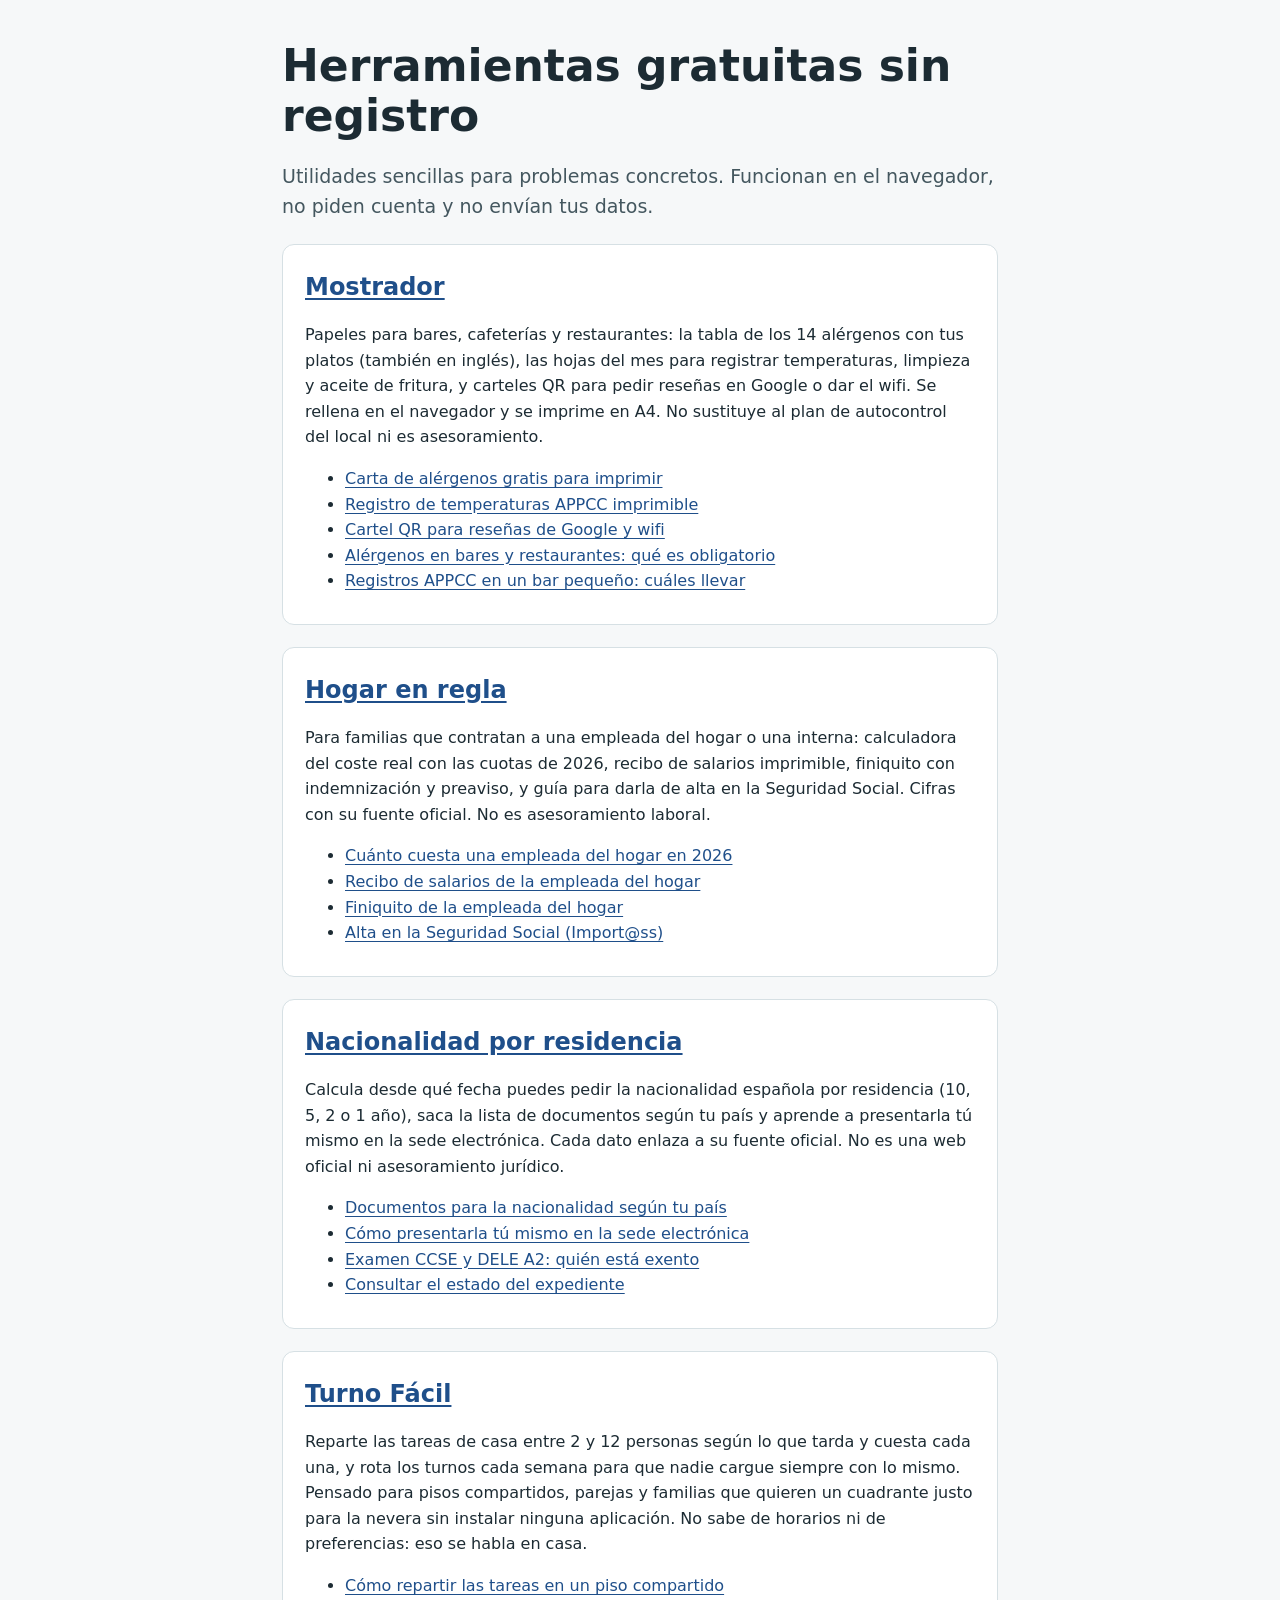
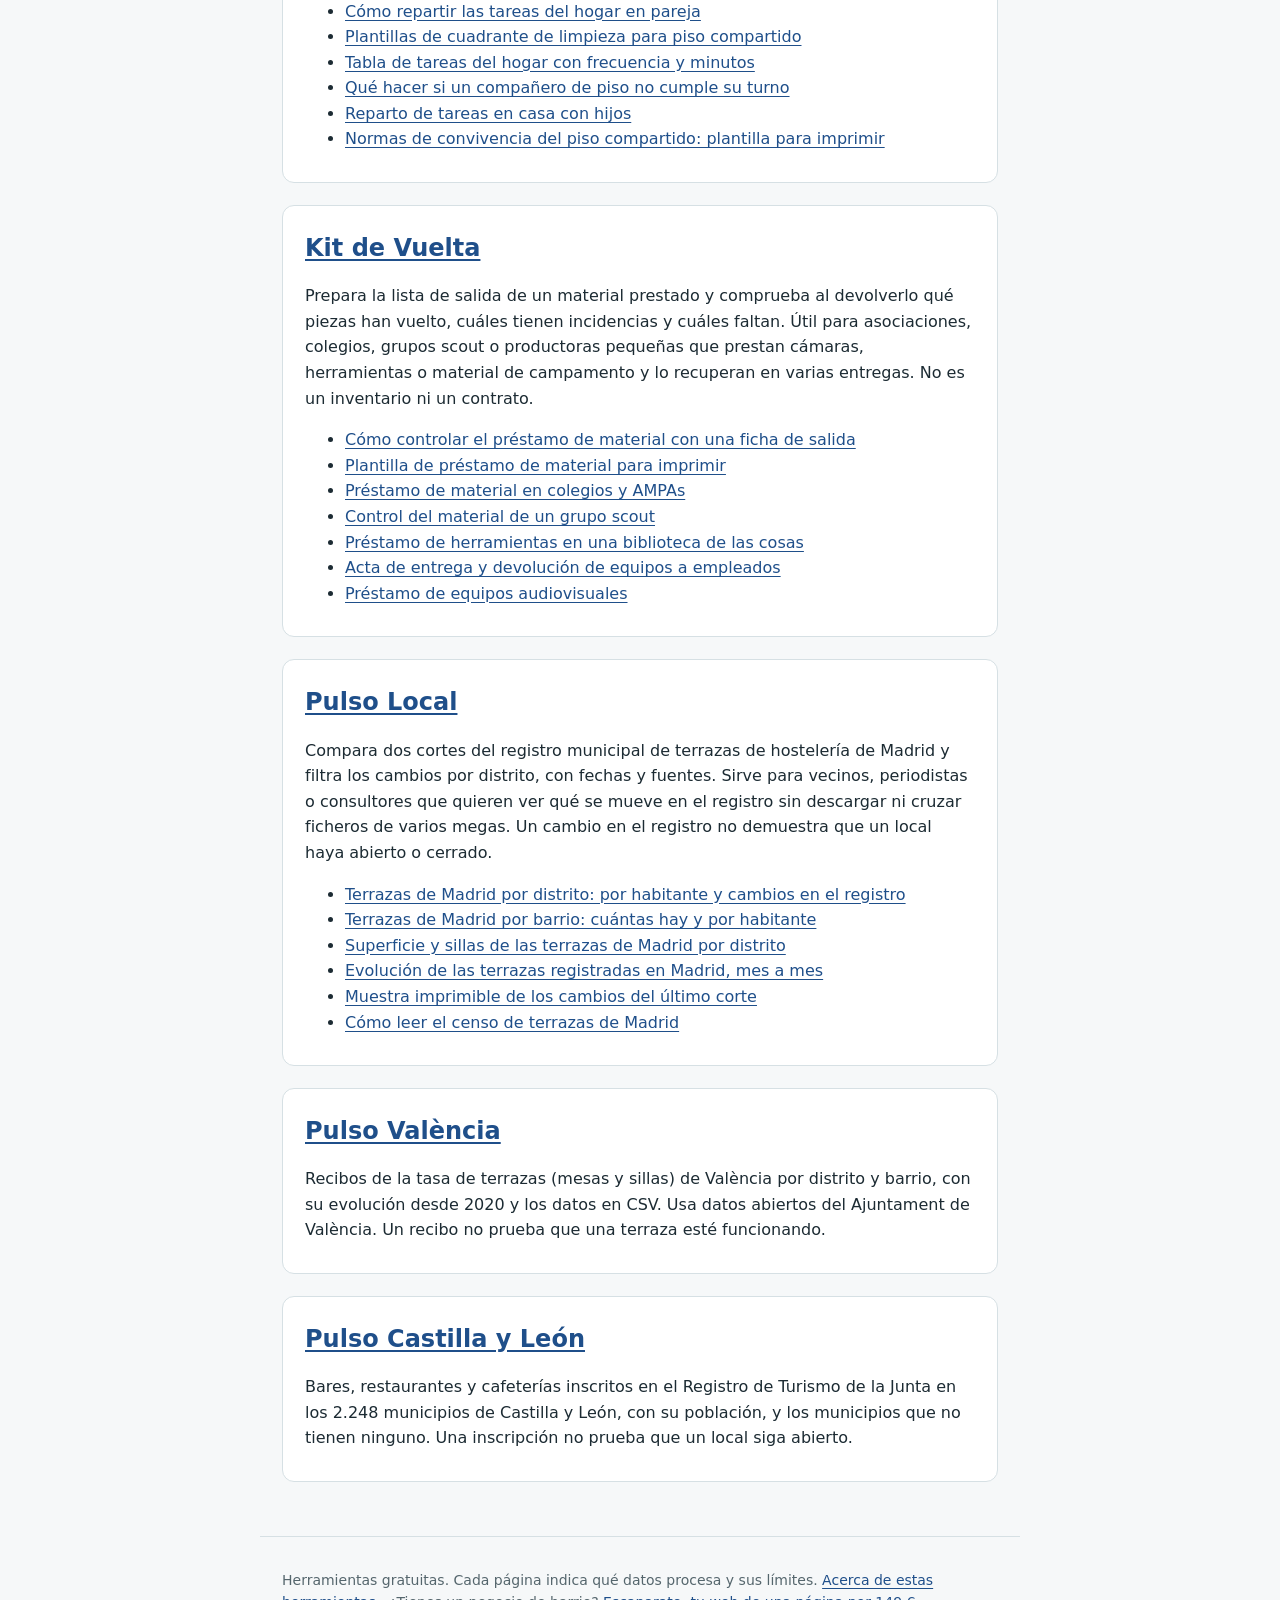
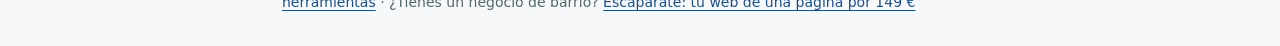
<file: index.html>
<!doctype html>
<html lang="es"><head><meta charset="utf-8"><meta http-equiv="Content-Security-Policy" content="default-src 'none'; style-src 'self'; img-src 'self' data:; base-uri 'none'; form-action 'none'"><meta name="referrer" content="no-referrer"><meta name="google-site-verification" content="yU-MmDAEv0MF0oqv6WEPJR-Wn4J0yyzl8J-dgcel0is"><meta name="viewport" content="width=device-width,initial-scale=1"><meta name="robots" content="index,follow"><title>Herramientas gratuitas sin registro: bares, empleada del hogar, nacionalidad, tareas de casa y terrazas</title><meta name="description" content="Herramientas web gratuitas que funcionan en tu navegador, sin cuenta: carta de alérgenos y registros APPCC para bares, coste y recibo de la empleada del hogar, plazos de la nacionalidad, reparto de tareas de casa, préstamo de material y datos de terrazas."><link rel="canonical" href="https://paniset.github.io/"><meta property="og:type" content="website"><meta property="og:title" content="Herramientas gratuitas sin registro"><meta property="og:description" content="Herramientas web gratuitas, sin cuenta: alérgenos y APPCC para bares, empleada del hogar, nacionalidad, turnos de casa, préstamo de material y terrazas."><meta property="og:url" content="https://paniset.github.io/"><meta property="og:locale" content="es_ES"><meta property="og:image" content="https://paniset.github.io/og.png"><meta property="og:image:width" content="1200"><meta property="og:image:height" content="630"><meta name="twitter:card" content="summary_large_image"><meta name="twitter:image" content="https://paniset.github.io/og.png"><link rel="icon" href="data:,"><link rel="stylesheet" href="style.css"><script type="application/ld+json">{"@context":"https://schema.org","@type":"WebSite","name":"Herramientas gratuitas sin registro","url":"https://paniset.github.io/","inLanguage":"es","hasPart":[{"@type":"WebApplication","name":"Mostrador","url":"https://paniset.github.io/mostrador/"},{"@type":"WebApplication","name":"Hogar en regla","url":"https://paniset.github.io/empleada-hogar/"},{"@type":"WebApplication","name":"Nacionalidad por residencia","url":"https://paniset.github.io/nacionalidad-residencia/"},{"@type":"WebApplication","name":"Turno Fácil","url":"https://paniset.github.io/turno-facil/"},{"@type":"WebApplication","name":"Kit de Vuelta","url":"https://paniset.github.io/kit-de-vuelta/"},{"@type":"Dataset","name":"Pulso Local: cambios en terrazas de Madrid","url":"https://paniset.github.io/pulso-local-madrid/"}]}</script></head>
<body><main>
<h1>Herramientas gratuitas sin registro</h1>
<p class="lead">Utilidades sencillas para problemas concretos. Funcionan en el navegador, no piden cuenta y no envían tus datos.</p>
<section><h2><a href="https://paniset.github.io/mostrador/">Mostrador</a></h2>
<p>Papeles para bares, cafeterías y restaurantes: la tabla de los 14 alérgenos con tus platos (también en inglés), las hojas del mes para registrar temperaturas, limpieza y aceite de fritura, y carteles QR para pedir reseñas en Google o dar el wifi. Se rellena en el navegador y se imprime en A4. No sustituye al plan de autocontrol del local ni es asesoramiento.</p>
<ul><li><a href="https://paniset.github.io/mostrador/carta-alergenos">Carta de alérgenos gratis para imprimir</a></li><li><a href="https://paniset.github.io/mostrador/registro-temperaturas-appcc">Registro de temperaturas APPCC imprimible</a></li><li><a href="https://paniset.github.io/mostrador/cartel-qr-resenas-google">Cartel QR para reseñas de Google y wifi</a></li><li><a href="https://paniset.github.io/mostrador/alergenos-obligatorios-bar-restaurante">Alérgenos en bares y restaurantes: qué es obligatorio</a></li><li><a href="https://paniset.github.io/mostrador/registros-appcc-bar-pequeno">Registros APPCC en un bar pequeño: cuáles llevar</a></li></ul></section>
<section><h2><a href="https://paniset.github.io/empleada-hogar/">Hogar en regla</a></h2>
<p>Para familias que contratan a una empleada del hogar o una interna: calculadora del coste real con las cuotas de 2026, recibo de salarios imprimible, finiquito con indemnización y preaviso, y guía para darla de alta en la Seguridad Social. Cifras con su fuente oficial. No es asesoramiento laboral.</p>
<ul><li><a href="https://paniset.github.io/empleada-hogar/coste-empleada-hogar">Cuánto cuesta una empleada del hogar en 2026</a></li><li><a href="https://paniset.github.io/empleada-hogar/recibo-salarios-empleada-hogar">Recibo de salarios de la empleada del hogar</a></li><li><a href="https://paniset.github.io/empleada-hogar/finiquito-empleada-hogar">Finiquito de la empleada del hogar</a></li><li><a href="https://paniset.github.io/empleada-hogar/alta-seguridad-social-empleada-hogar">Alta en la Seguridad Social (Import@ss)</a></li></ul></section>
<section><h2><a href="https://paniset.github.io/nacionalidad-residencia/">Nacionalidad por residencia</a></h2>
<p>Calcula desde qué fecha puedes pedir la nacionalidad española por residencia (10, 5, 2 o 1 año), saca la lista de documentos según tu país y aprende a presentarla tú mismo en la sede electrónica. Cada dato enlaza a su fuente oficial. No es una web oficial ni asesoramiento jurídico.</p>
<ul><li><a href="https://paniset.github.io/nacionalidad-residencia/documentos-nacionalidad-espanola-residencia">Documentos para la nacionalidad según tu país</a></li><li><a href="https://paniset.github.io/nacionalidad-residencia/presentar-nacionalidad-sede-electronica-clave">Cómo presentarla tú mismo en la sede electrónica</a></li><li><a href="https://paniset.github.io/nacionalidad-residencia/examen-ccse-dele-a2-nacionalidad">Examen CCSE y DELE A2: quién está exento</a></li><li><a href="https://paniset.github.io/nacionalidad-residencia/consultar-estado-expediente-nacionalidad">Consultar el estado del expediente</a></li></ul></section>
<section><h2><a href="https://paniset.github.io/turno-facil/">Turno Fácil</a></h2>
<p>Reparte las tareas de casa entre 2 y 12 personas según lo que tarda y cuesta cada una, y rota los turnos cada semana para que nadie cargue siempre con lo mismo. Pensado para pisos compartidos, parejas y familias que quieren un cuadrante justo para la nevera sin instalar ninguna aplicación. No sabe de horarios ni de preferencias: eso se habla en casa.</p>
<ul><li><a href="https://paniset.github.io/turno-facil/reparto-tareas-piso-compartido">Cómo repartir las tareas en un piso compartido</a></li><li><a href="https://paniset.github.io/turno-facil/reparto-tareas-pareja">Cómo repartir las tareas del hogar en pareja</a></li><li><a href="https://paniset.github.io/turno-facil/cuadrante-limpieza-piso-compartido">Plantillas de cuadrante de limpieza para piso compartido</a></li><li><a href="https://paniset.github.io/turno-facil/tabla-tareas-hogar-frecuencia-minutos">Tabla de tareas del hogar con frecuencia y minutos</a></li><li><a href="https://paniset.github.io/turno-facil/companero-piso-no-cumple-turno-limpieza">Qué hacer si un compañero de piso no cumple su turno</a></li><li><a href="https://paniset.github.io/turno-facil/reparto-tareas-casa-con-hijos">Reparto de tareas en casa con hijos</a></li><li><a href="https://paniset.github.io/turno-facil/normas-convivencia-piso-compartido">Normas de convivencia del piso compartido: plantilla para imprimir</a></li></ul></section>
<section><h2><a href="https://paniset.github.io/kit-de-vuelta/">Kit de Vuelta</a></h2>
<p>Prepara la lista de salida de un material prestado y comprueba al devolverlo qué piezas han vuelto, cuáles tienen incidencias y cuáles faltan. Útil para asociaciones, colegios, grupos scout o productoras pequeñas que prestan cámaras, herramientas o material de campamento y lo recuperan en varias entregas. No es un inventario ni un contrato.</p>
<ul><li><a href="https://paniset.github.io/kit-de-vuelta/control-prestamo-material">Cómo controlar el préstamo de material con una ficha de salida</a></li><li><a href="https://paniset.github.io/kit-de-vuelta/plantilla-prestamo-material">Plantilla de préstamo de material para imprimir</a></li><li><a href="https://paniset.github.io/kit-de-vuelta/material-prestamo-colegio-ampa">Préstamo de material en colegios y AMPAs</a></li><li><a href="https://paniset.github.io/kit-de-vuelta/control-material-grupo-scout">Control del material de un grupo scout</a></li><li><a href="https://paniset.github.io/kit-de-vuelta/prestamo-herramientas-biblioteca-de-las-cosas">Préstamo de herramientas en una biblioteca de las cosas</a></li><li><a href="https://paniset.github.io/kit-de-vuelta/acta-entrega-devolucion-equipos-empleados">Acta de entrega y devolución de equipos a empleados</a></li><li><a href="https://paniset.github.io/kit-de-vuelta/prestamo-equipos-audiovisuales">Préstamo de equipos audiovisuales</a></li></ul></section>
<section><h2><a href="https://paniset.github.io/pulso-local-madrid/">Pulso Local</a></h2>
<p>Compara dos cortes del registro municipal de terrazas de hostelería de Madrid y filtra los cambios por distrito, con fechas y fuentes. Sirve para vecinos, periodistas o consultores que quieren ver qué se mueve en el registro sin descargar ni cruzar ficheros de varios megas. Un cambio en el registro no demuestra que un local haya abierto o cerrado.</p>
<ul><li><a href="https://paniset.github.io/pulso-local-madrid/terrazas-madrid-por-distrito">Terrazas de Madrid por distrito: por habitante y cambios en el registro</a></li><li><a href="https://paniset.github.io/pulso-local-madrid/terrazas-madrid-por-barrio">Terrazas de Madrid por barrio: cuántas hay y por habitante</a></li><li><a href="https://paniset.github.io/pulso-local-madrid/superficie-terrazas-madrid">Superficie y sillas de las terrazas de Madrid por distrito</a></li><li><a href="https://paniset.github.io/pulso-local-madrid/evolucion-terrazas-madrid">Evolución de las terrazas registradas en Madrid, mes a mes</a></li><li><a href="https://paniset.github.io/pulso-local-madrid/muestra">Muestra imprimible de los cambios del último corte</a></li><li><a href="https://paniset.github.io/pulso-local-madrid/como-leer-censo-terrazas-madrid">Cómo leer el censo de terrazas de Madrid</a></li></ul></section>
<section><h2><a href="https://paniset.github.io/pulso-valencia/">Pulso València</a></h2>
<p>Recibos de la tasa de terrazas (mesas y sillas) de València por distrito y barrio, con su evolución desde 2020 y los datos en CSV. Usa datos abiertos del Ajuntament de València. Un recibo no prueba que una terraza esté funcionando.</p></section>
<section><h2><a href="https://paniset.github.io/pulso-castilla-y-leon/">Pulso Castilla y León</a></h2>
<p>Bares, restaurantes y cafeterías inscritos en el Registro de Turismo de la Junta en los 2.248 municipios de Castilla y León, con su población, y los municipios que no tienen ninguno. Una inscripción no prueba que un local siga abierto.</p></section>
</main><footer>Herramientas gratuitas. Cada página indica qué datos procesa y sus límites. <a href="acerca">Acerca de estas herramientas</a> · ¿Tienes un negocio de barrio? <a href="https://paniset.github.io/escaparate/">Escaparate: tu web de una página por 149 €</a></footer></body></html>
</file>
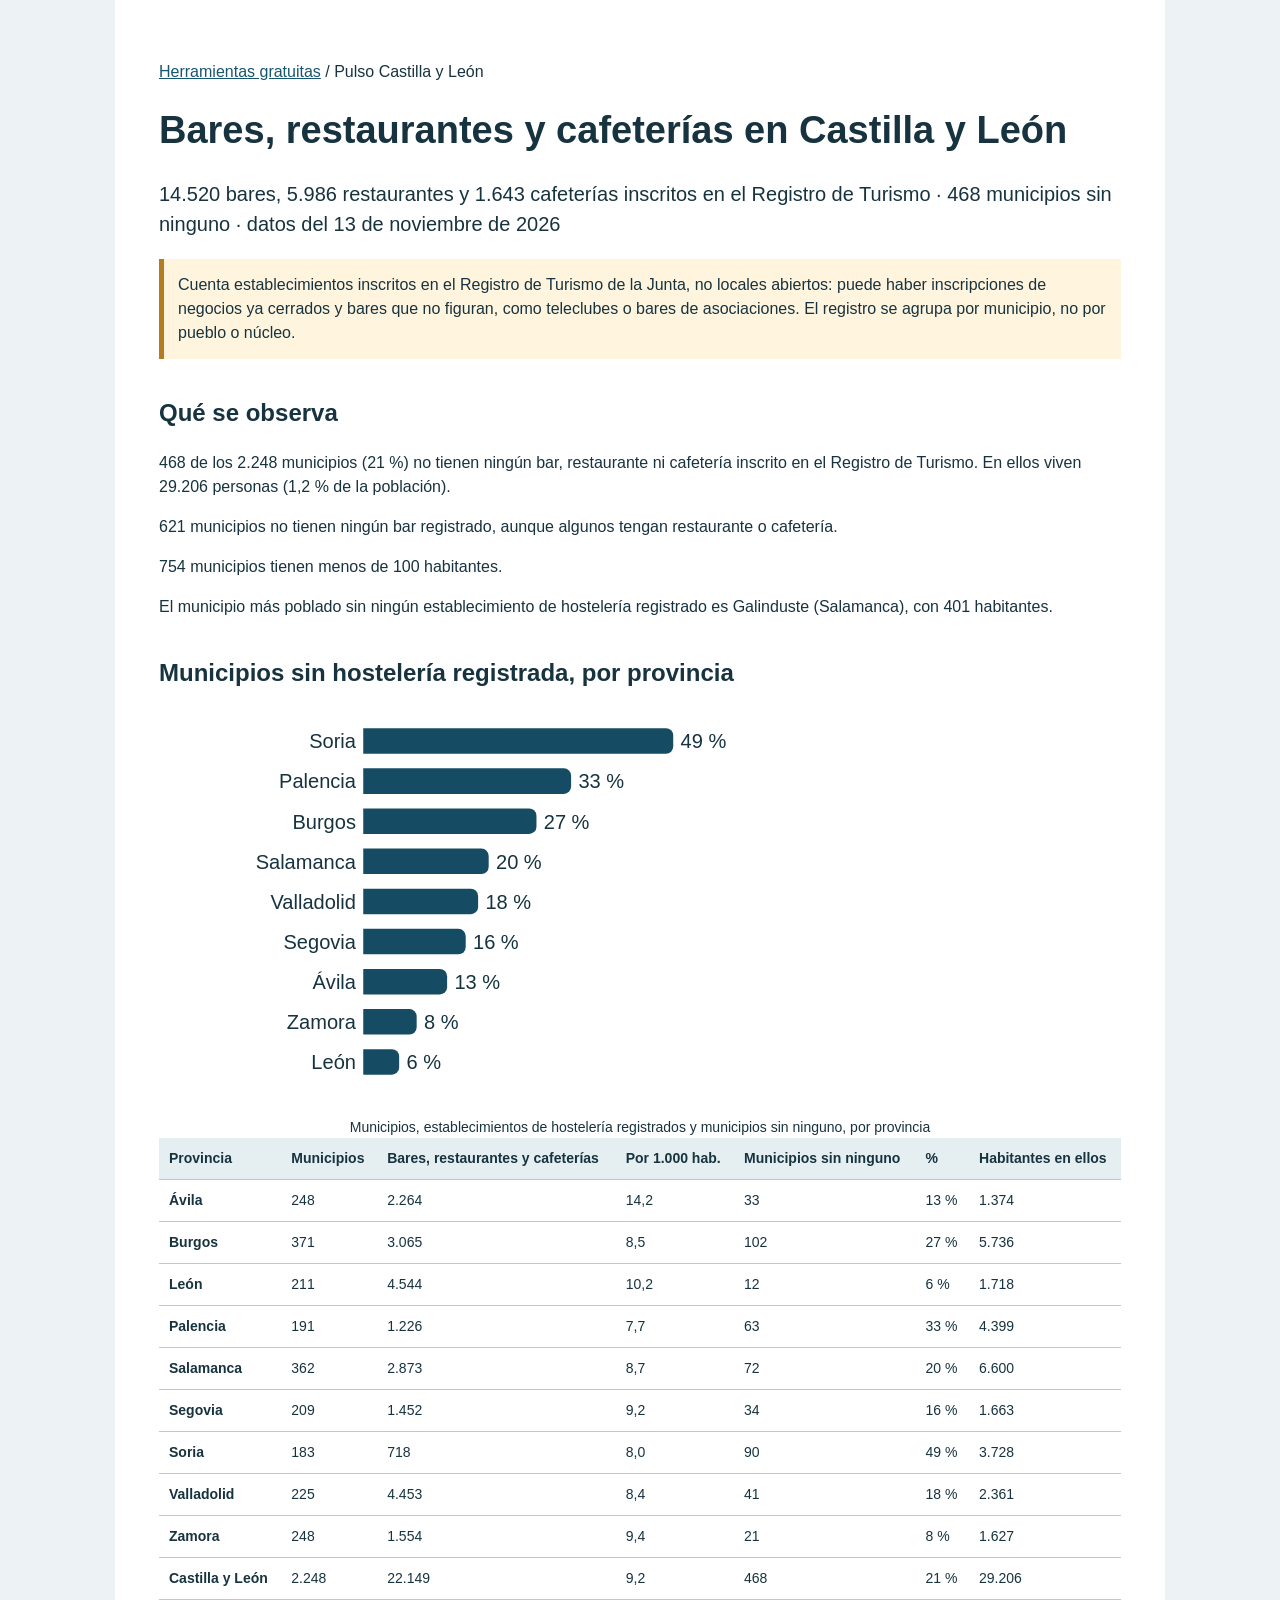
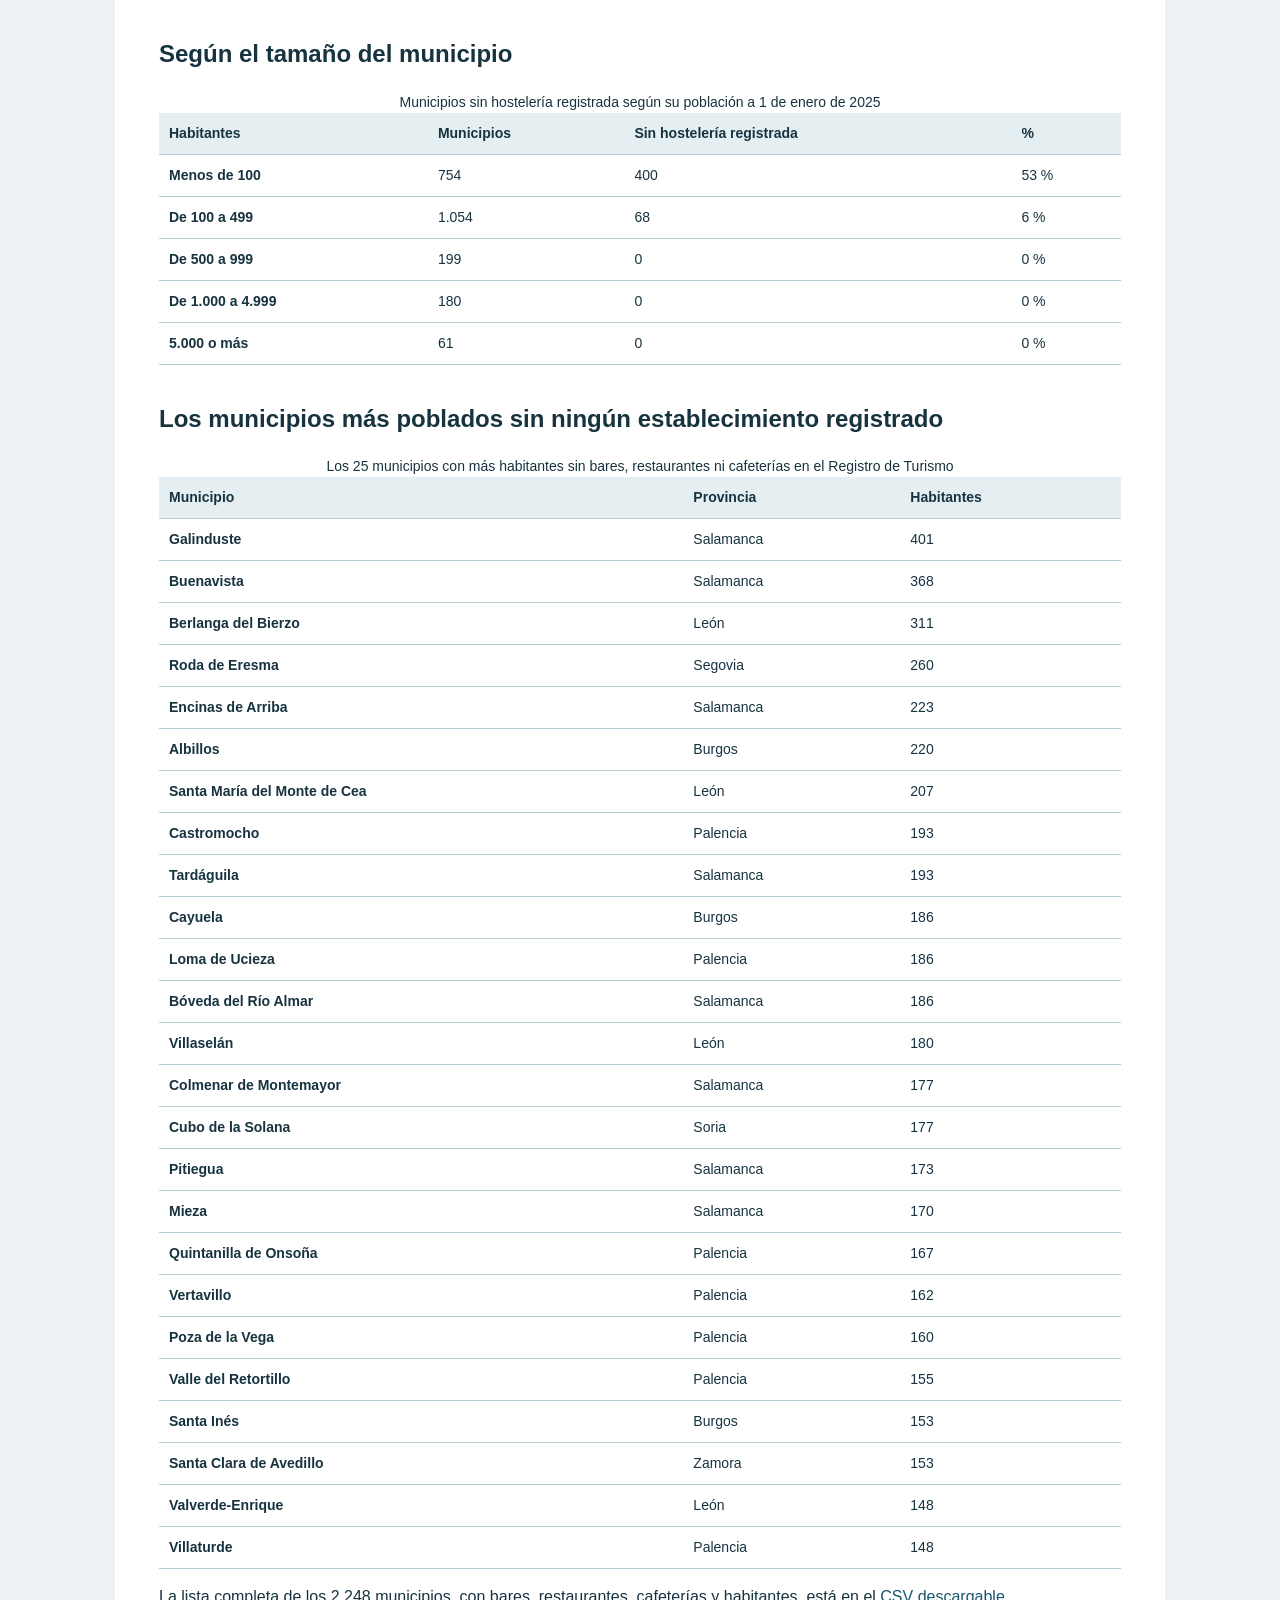
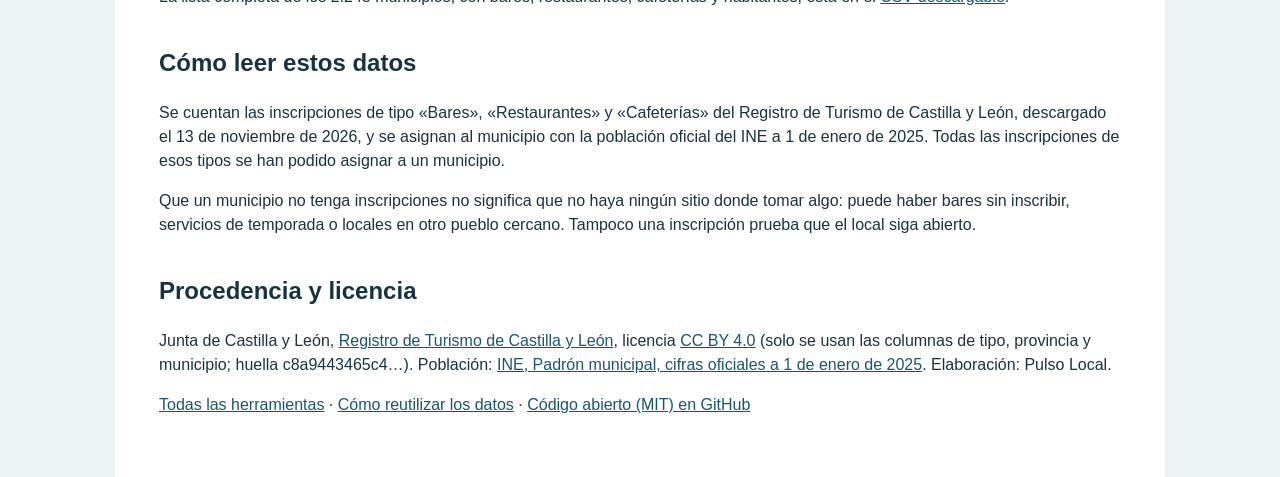
<file: pulso-castilla-y-leon/index.html>
<!doctype html><html lang="es"><head><meta charset="utf-8"><meta http-equiv="Content-Security-Policy" content="default-src &#x27;none&#x27;; script-src &#x27;self&#x27;; style-src &#x27;self&#x27;; img-src &#x27;self&#x27; data:; font-src &#x27;self&#x27;; connect-src &#x27;self&#x27;; manifest-src &#x27;self&#x27;; object-src &#x27;none&#x27;; base-uri &#x27;none&#x27;; form-action &#x27;none&#x27;; frame-src &#x27;none&#x27;; worker-src &#x27;none&#x27;"><meta name="referrer" content="no-referrer"><meta name="robots" content="index,follow"><link rel="canonical" href="https://paniset.github.io/pulso-castilla-y-leon/"><meta property="og:type" content="website"><meta property="og:locale" content="es_ES"><meta name="twitter:card" content="summary"><meta property="og:title" content="Bares, restaurantes y cafeterías en Castilla y León: municipios sin hostelería registrada | Pulso Castilla y León"><meta name="twitter:title" content="Bares, restaurantes y cafeterías en Castilla y León: municipios sin hostelería registrada | Pulso Castilla y León"><meta property="og:description" content="14.520 bares, 5.986 restaurantes y 1.643 cafeterías registrados en Castilla y León, por provincia y municipio, y 468 municipios sin ninguno. Datos abiertos de la Junta y padrón del INE."><meta name="twitter:description" content="14.520 bares, 5.986 restaurantes y 1.643 cafeterías registrados en Castilla y León, por provincia y municipio, y 468 municipios sin ninguno. Datos abiertos de la Junta y padrón del INE."><meta property="og:url" content="https://paniset.github.io/pulso-castilla-y-leon/"><meta name="viewport" content="width=device-width,initial-scale=1">
<title>Bares, restaurantes y cafeterías en Castilla y León: municipios sin hostelería registrada | Pulso Castilla y León</title><meta name="description" content="14.520 bares, 5.986 restaurantes y 1.643 cafeterías registrados en Castilla y León, por provincia y municipio, y 468 municipios sin ninguno. Datos abiertos de la Junta y padrón del INE."><link rel="stylesheet" href="style.css"><link rel="icon" href="data:,">
<script type="application/ld+json">{"@context":"https://schema.org","@type":"Dataset","name":"Hostelería registrada por municipio en Castilla y León","description":"14.520 bares, 5.986 restaurantes y 1.643 cafeterías registrados en Castilla y León, por provincia y municipio, y 468 municipios sin ninguno. Datos abiertos de la Junta y padrón del INE.","url":"https://paniset.github.io/pulso-castilla-y-leon/","license":"https://creativecommons.org/licenses/by/4.0/deed.es","isBasedOn":["https://analisis.datosabiertos.jcyl.es/explore/dataset/registro-de-turismo-de-castilla-y-leon/","https://www.ine.es/dynt3/inebase/es/index.htm?padre=517"],"spatialCoverage":"Castilla y León","dateModified":"2026-11-13","creator":{"@type":"Organization","name":"Pulso Local","url":"https://paniset.github.io/"},"distribution":{"@type":"DataDownload","encodingFormat":"text/csv","contentUrl":"https://paniset.github.io/pulso-castilla-y-leon/hosteleria-municipios-castilla-y-leon.csv"}}</script></head><body><main><header><nav aria-label="Ruta"><p><a href="../">Herramientas gratuitas</a> / Pulso Castilla y León</p></nav>
<h1>Bares, restaurantes y cafeterías en Castilla y León</h1>
<p class="lead">14.520 bares, 5.986 restaurantes y 1.643 cafeterías inscritos en el Registro de Turismo · 468 municipios sin ninguno · datos del 13 de noviembre de 2026</p></header>
<p class="notice">Cuenta establecimientos inscritos en el Registro de Turismo de la Junta, no locales abiertos: puede haber inscripciones de negocios ya cerrados y bares que no figuran, como teleclubes o bares de asociaciones. El registro se agrupa por municipio, no por pueblo o núcleo.</p>
<h2>Qué se observa</h2><p>468 de los 2.248 municipios (21 %) no tienen ningún bar, restaurante ni cafetería inscrito en el Registro de Turismo. En ellos viven 29.206 personas (1,2 % de la población).</p><p>621 municipios no tienen ningún bar registrado, aunque algunos tengan restaurante o cafetería.</p><p>754 municipios tienen menos de 100 habitantes.</p><p>El municipio más poblado sin ningún establecimiento de hostelería registrado es Galinduste (Salamanca), con 401 habitantes.</p>
<h2>Municipios sin hostelería registrada, por provincia</h2>
<svg class="bars" viewBox="0 0 340 214" role="img" aria-labelledby="sin-t sin-d"><title id="sin-t">Porcentaje de municipios sin ningún bar, restaurante ni cafetería registrados, por provincia</title><desc id="sin-d">La tabla siguiente tiene todos los valores.</desc><g><title>Soria: 49 %</title><text class="bar-label" x="108" y="21">Soria</text><path class="bar" d="M112,10 h166.0 a4,4 0 0 1 4,4 v6 a4,4 0 0 1 -4,4 h-166.0 z"/><text class="bar-value" x="286.0" y="21">49 %</text></g><g><title>Palencia: 33 %</title><text class="bar-label" x="108" y="43">Palencia</text><path class="bar" d="M112,32 h110.0 a4,4 0 0 1 4,4 v6 a4,4 0 0 1 -4,4 h-110.0 z"/><text class="bar-value" x="230.0" y="43">33 %</text></g><g><title>Burgos: 27 %</title><text class="bar-label" x="108" y="65">Burgos</text><path class="bar" d="M112,54 h91.0 a4,4 0 0 1 4,4 v6 a4,4 0 0 1 -4,4 h-91.0 z"/><text class="bar-value" x="211.0" y="65">27 %</text></g><g><title>Salamanca: 20 %</title><text class="bar-label" x="108" y="87">Salamanca</text><path class="bar" d="M112,76 h64.8 a4,4 0 0 1 4,4 v6 a4,4 0 0 1 -4,4 h-64.8 z"/><text class="bar-value" x="184.8" y="87">20 %</text></g><g><title>Valladolid: 18 %</title><text class="bar-label" x="108" y="109">Valladolid</text><path class="bar" d="M112,98 h59.0 a4,4 0 0 1 4,4 v6 a4,4 0 0 1 -4,4 h-59.0 z"/><text class="bar-value" x="179.0" y="109">18 %</text></g><g><title>Segovia: 16 %</title><text class="bar-label" x="108" y="131">Segovia</text><path class="bar" d="M112,120 h52.2 a4,4 0 0 1 4,4 v6 a4,4 0 0 1 -4,4 h-52.2 z"/><text class="bar-value" x="172.2" y="131">16 %</text></g><g><title>Ávila: 13 %</title><text class="bar-label" x="108" y="153">Ávila</text><path class="bar" d="M112,142 h42.0 a4,4 0 0 1 4,4 v6 a4,4 0 0 1 -4,4 h-42.0 z"/><text class="bar-value" x="162.0" y="153">13 %</text></g><g><title>Zamora: 8 %</title><text class="bar-label" x="108" y="175">Zamora</text><path class="bar" d="M112,164 h25.3 a4,4 0 0 1 4,4 v6 a4,4 0 0 1 -4,4 h-25.3 z"/><text class="bar-value" x="145.3" y="175">8 %</text></g><g><title>León: 6 %</title><text class="bar-label" x="108" y="197">León</text><path class="bar" d="M112,186 h15.7 a4,4 0 0 1 4,4 v6 a4,4 0 0 1 -4,4 h-15.7 z"/><text class="bar-value" x="135.7" y="197">6 %</text></g></svg>
<div class="table-wrap"><table><caption>Municipios, establecimientos de hostelería registrados y municipios sin ninguno, por provincia</caption>
<thead><tr><th scope="col">Provincia</th><th scope="col">Municipios</th><th scope="col">Bares, restaurantes y cafeterías</th><th scope="col">Por 1.000 hab.</th><th scope="col">Municipios sin ninguno</th><th scope="col">%</th><th scope="col">Habitantes en ellos</th></tr></thead>
<tbody><tr><th scope="row">Ávila</th><td>248</td><td>2.264</td><td>14,2</td><td>33</td><td>13 %</td><td>1.374</td></tr><tr><th scope="row">Burgos</th><td>371</td><td>3.065</td><td>8,5</td><td>102</td><td>27 %</td><td>5.736</td></tr><tr><th scope="row">León</th><td>211</td><td>4.544</td><td>10,2</td><td>12</td><td>6 %</td><td>1.718</td></tr><tr><th scope="row">Palencia</th><td>191</td><td>1.226</td><td>7,7</td><td>63</td><td>33 %</td><td>4.399</td></tr><tr><th scope="row">Salamanca</th><td>362</td><td>2.873</td><td>8,7</td><td>72</td><td>20 %</td><td>6.600</td></tr><tr><th scope="row">Segovia</th><td>209</td><td>1.452</td><td>9,2</td><td>34</td><td>16 %</td><td>1.663</td></tr><tr><th scope="row">Soria</th><td>183</td><td>718</td><td>8,0</td><td>90</td><td>49 %</td><td>3.728</td></tr><tr><th scope="row">Valladolid</th><td>225</td><td>4.453</td><td>8,4</td><td>41</td><td>18 %</td><td>2.361</td></tr><tr><th scope="row">Zamora</th><td>248</td><td>1.554</td><td>9,4</td><td>21</td><td>8 %</td><td>1.627</td></tr></tbody><tfoot><tr><th scope="row">Castilla y León</th><td>2.248</td><td>22.149</td><td>9,2</td><td>468</td><td>21 %</td><td>29.206</td></tr></tfoot></table></div>
<h2>Según el tamaño del municipio</h2>
<div class="table-wrap"><table><caption>Municipios sin hostelería registrada según su población a 1 de enero de 2025</caption>
<thead><tr><th scope="col">Habitantes</th><th scope="col">Municipios</th><th scope="col">Sin hostelería registrada</th><th scope="col">%</th></tr></thead>
<tbody><tr><th scope="row">Menos de 100</th><td>754</td><td>400</td><td>53 %</td></tr><tr><th scope="row">De 100 a 499</th><td>1.054</td><td>68</td><td>6 %</td></tr><tr><th scope="row">De 500 a 999</th><td>199</td><td>0</td><td>0 %</td></tr><tr><th scope="row">De 1.000 a 4.999</th><td>180</td><td>0</td><td>0 %</td></tr><tr><th scope="row">5.000 o más</th><td>61</td><td>0</td><td>0 %</td></tr></tbody></table></div>
<h2>Los municipios más poblados sin ningún establecimiento registrado</h2>
<div class="table-wrap"><table><caption>Los 25 municipios con más habitantes sin bares, restaurantes ni cafeterías en el Registro de Turismo</caption>
<thead><tr><th scope="col">Municipio</th><th scope="col">Provincia</th><th scope="col">Habitantes</th></tr></thead><tbody><tr><th scope="row">Galinduste</th><td>Salamanca</td><td>401</td></tr><tr><th scope="row">Buenavista</th><td>Salamanca</td><td>368</td></tr><tr><th scope="row">Berlanga del Bierzo</th><td>León</td><td>311</td></tr><tr><th scope="row">Roda de Eresma</th><td>Segovia</td><td>260</td></tr><tr><th scope="row">Encinas de Arriba</th><td>Salamanca</td><td>223</td></tr><tr><th scope="row">Albillos</th><td>Burgos</td><td>220</td></tr><tr><th scope="row">Santa María del Monte de Cea</th><td>León</td><td>207</td></tr><tr><th scope="row">Castromocho</th><td>Palencia</td><td>193</td></tr><tr><th scope="row">Tardáguila</th><td>Salamanca</td><td>193</td></tr><tr><th scope="row">Cayuela</th><td>Burgos</td><td>186</td></tr><tr><th scope="row">Loma de Ucieza</th><td>Palencia</td><td>186</td></tr><tr><th scope="row">Bóveda del Río Almar</th><td>Salamanca</td><td>186</td></tr><tr><th scope="row">Villaselán</th><td>León</td><td>180</td></tr><tr><th scope="row">Colmenar de Montemayor</th><td>Salamanca</td><td>177</td></tr><tr><th scope="row">Cubo de la Solana</th><td>Soria</td><td>177</td></tr><tr><th scope="row">Pitiegua</th><td>Salamanca</td><td>173</td></tr><tr><th scope="row">Mieza</th><td>Salamanca</td><td>170</td></tr><tr><th scope="row">Quintanilla de Onsoña</th><td>Palencia</td><td>167</td></tr><tr><th scope="row">Vertavillo</th><td>Palencia</td><td>162</td></tr><tr><th scope="row">Poza de la Vega</th><td>Palencia</td><td>160</td></tr><tr><th scope="row">Valle del Retortillo</th><td>Palencia</td><td>155</td></tr><tr><th scope="row">Santa Inés</th><td>Burgos</td><td>153</td></tr><tr><th scope="row">Santa Clara de Avedillo</th><td>Zamora</td><td>153</td></tr><tr><th scope="row">Valverde-Enrique</th><td>León</td><td>148</td></tr><tr><th scope="row">Villaturde</th><td>Palencia</td><td>148</td></tr></tbody></table></div>
<p>La lista completa de los 2.248 municipios, con bares, restaurantes, cafeterías y habitantes, está en el <a href="hosteleria-municipios-castilla-y-leon.csv">CSV descargable</a>.</p>
<h2>Cómo leer estos datos</h2>
<p>Se cuentan las inscripciones de tipo «Bares», «Restaurantes» y «Cafeterías» del Registro de Turismo de Castilla y León, descargado el 13 de noviembre de 2026, y se asignan al municipio con la población oficial del INE a 1 de enero de 2025. Todas las inscripciones de esos tipos se han podido asignar a un municipio.</p>
<p>Que un municipio no tenga inscripciones no significa que no haya ningún sitio donde tomar algo: puede haber bares sin inscribir, servicios de temporada o locales en otro pueblo cercano. Tampoco una inscripción prueba que el local siga abierto.</p>
<h2>Procedencia y licencia</h2><p>Junta de Castilla y León, <a href="https://analisis.datosabiertos.jcyl.es/explore/dataset/registro-de-turismo-de-castilla-y-leon/">Registro de Turismo de Castilla y León</a>, licencia <a href="https://creativecommons.org/licenses/by/4.0/deed.es">CC BY 4.0</a> (solo se usan las columnas de tipo, provincia y municipio; huella c8a9443465c4…). Población: <a href="https://www.ine.es/dynt3/inebase/es/index.htm?padre=517">INE, Padrón municipal, cifras oficiales a 1 de enero de 2025</a>. Elaboración: Pulso Local.</p>
<footer><p><a href="../">Todas las herramientas</a> · <a href="../pulso-valencia/reutilizar-datos">Cómo reutilizar los datos</a> · <a href="https://github.com/paniset/pulso-datos-abiertos">Código abierto (MIT) en GitHub</a></p></footer></main></body></html>
</file>
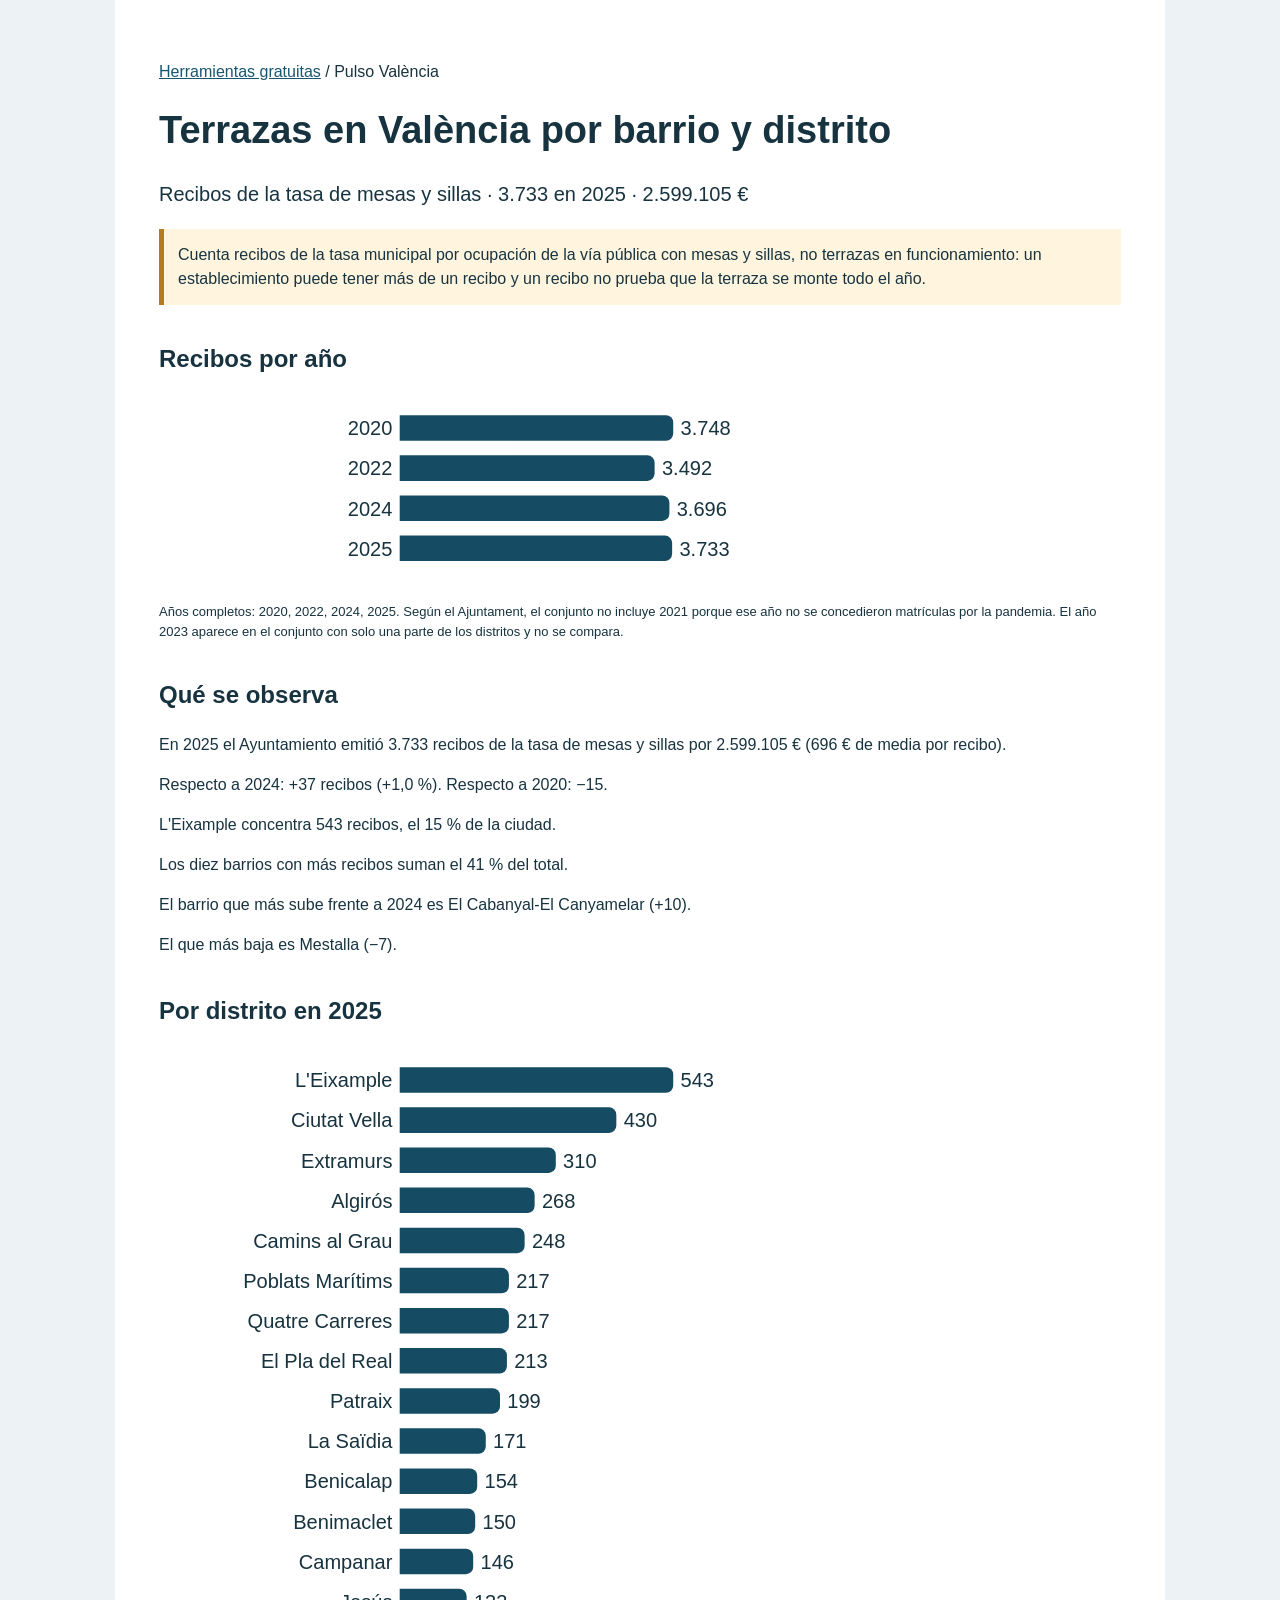
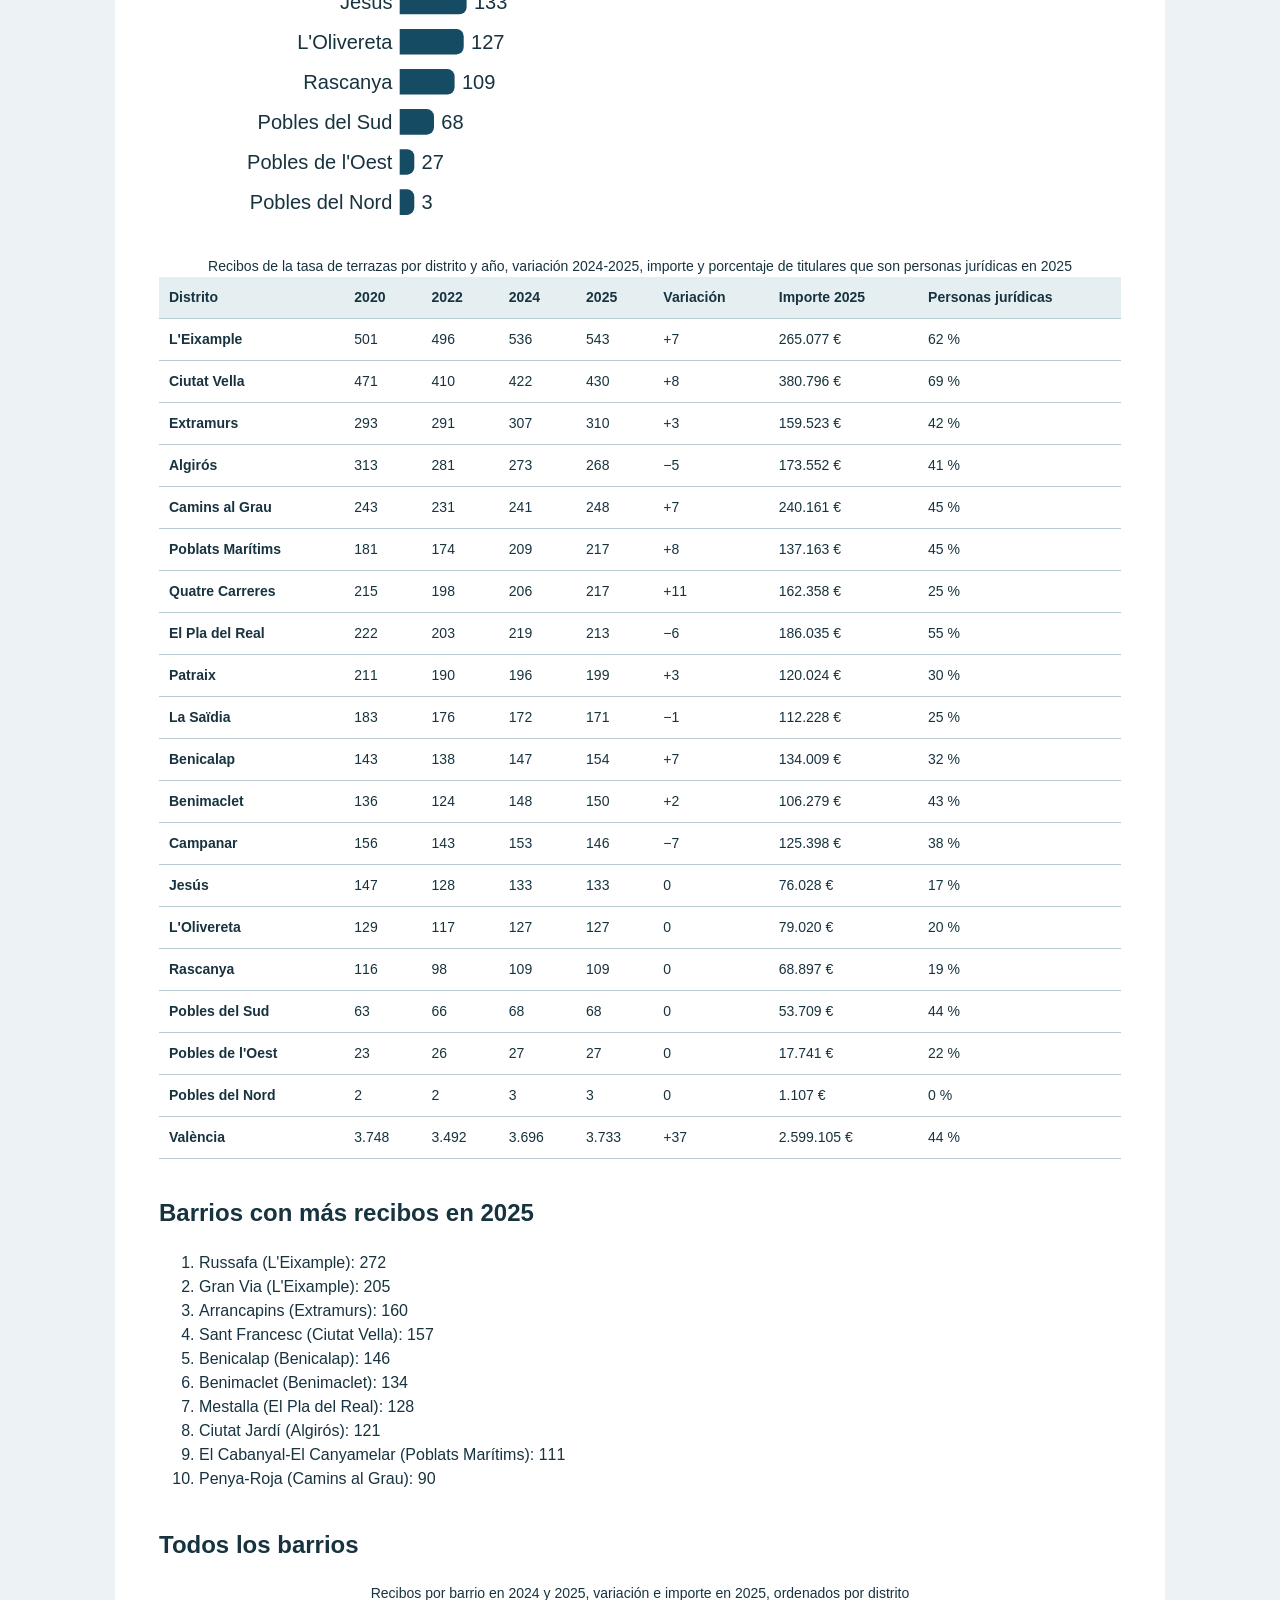
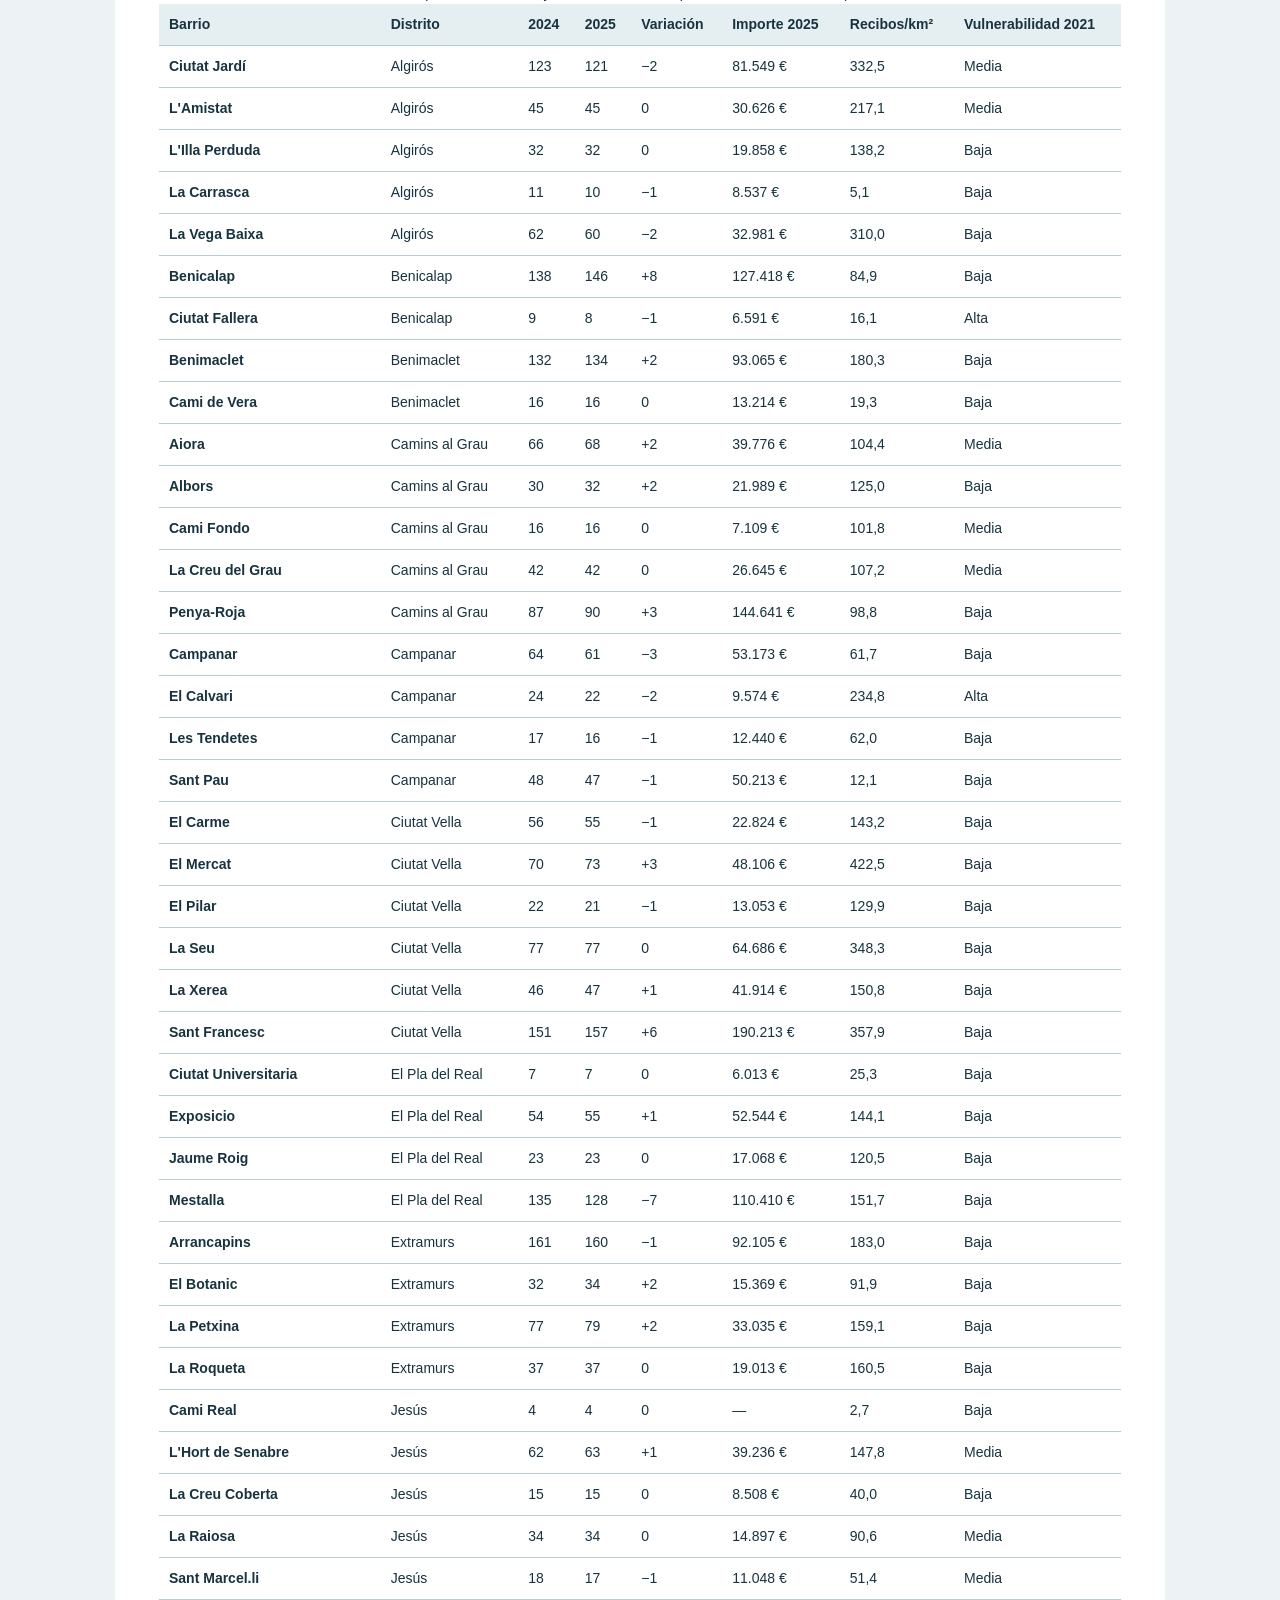
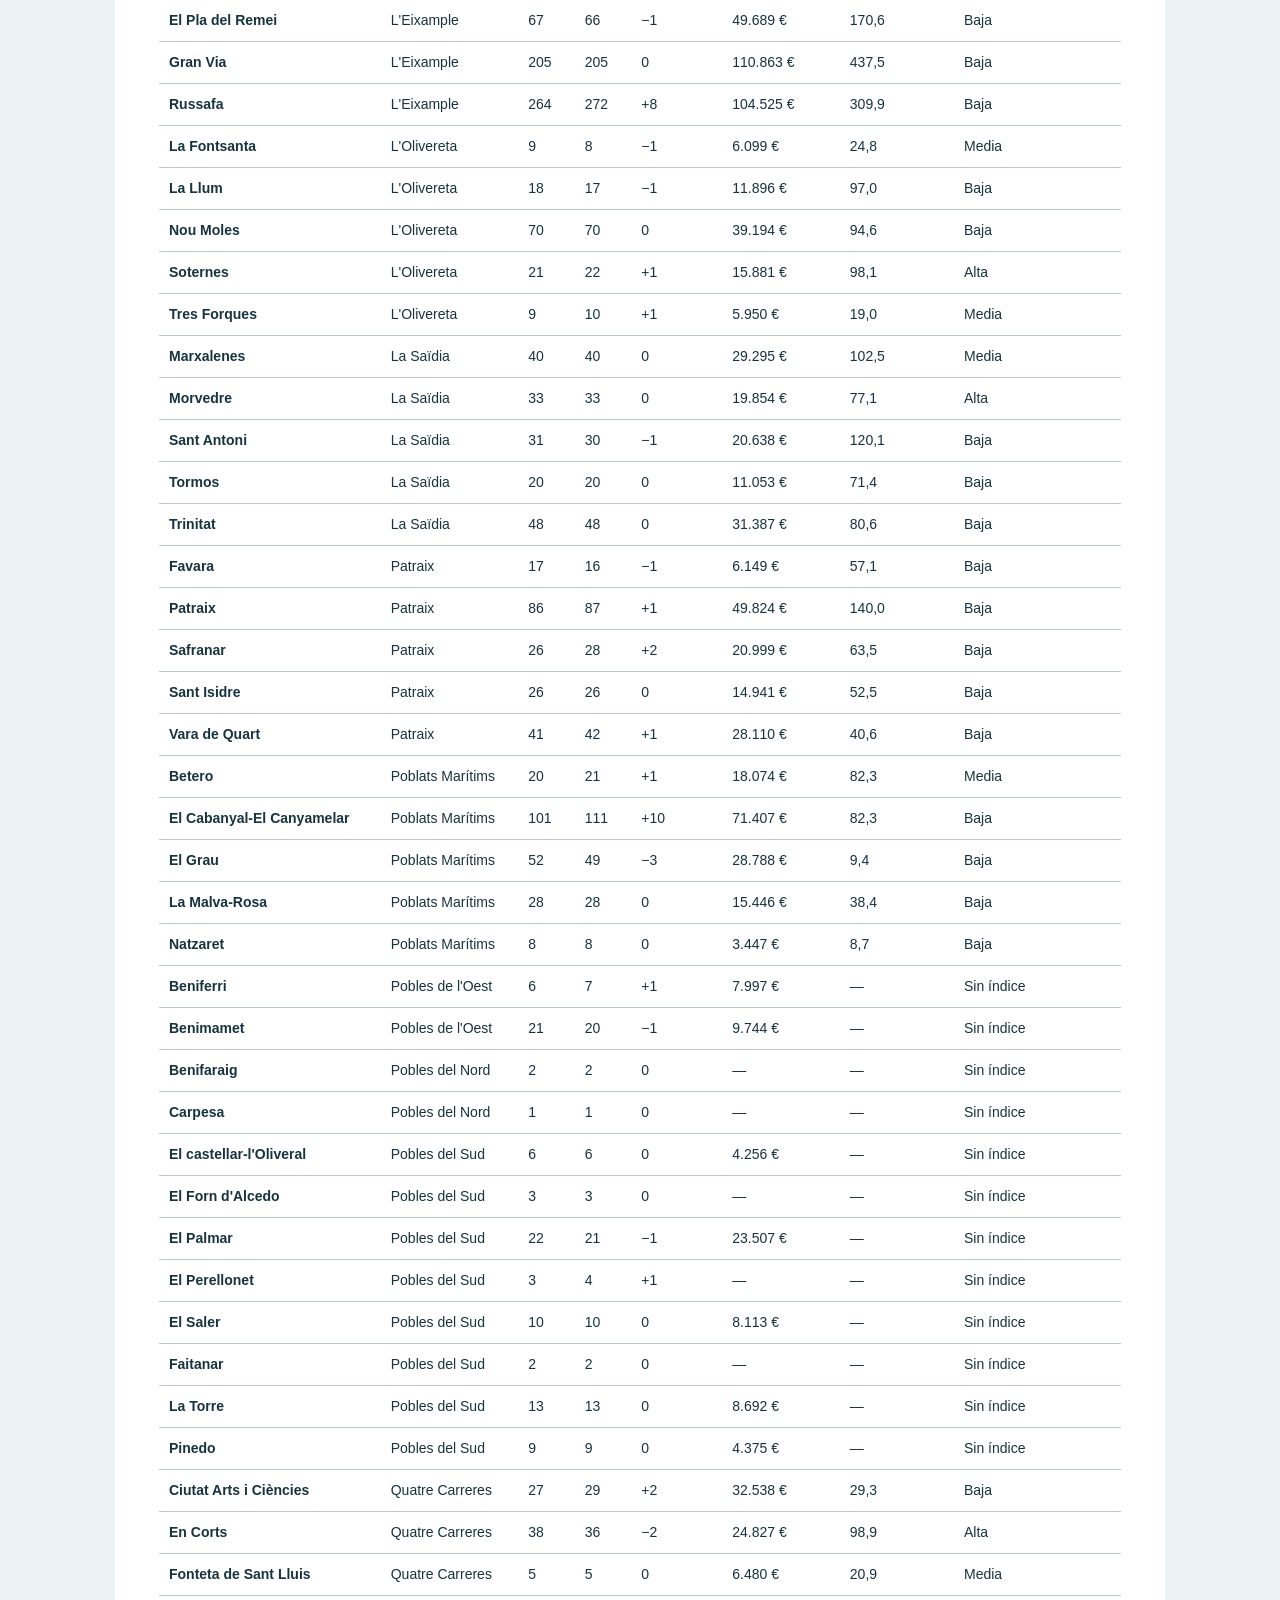
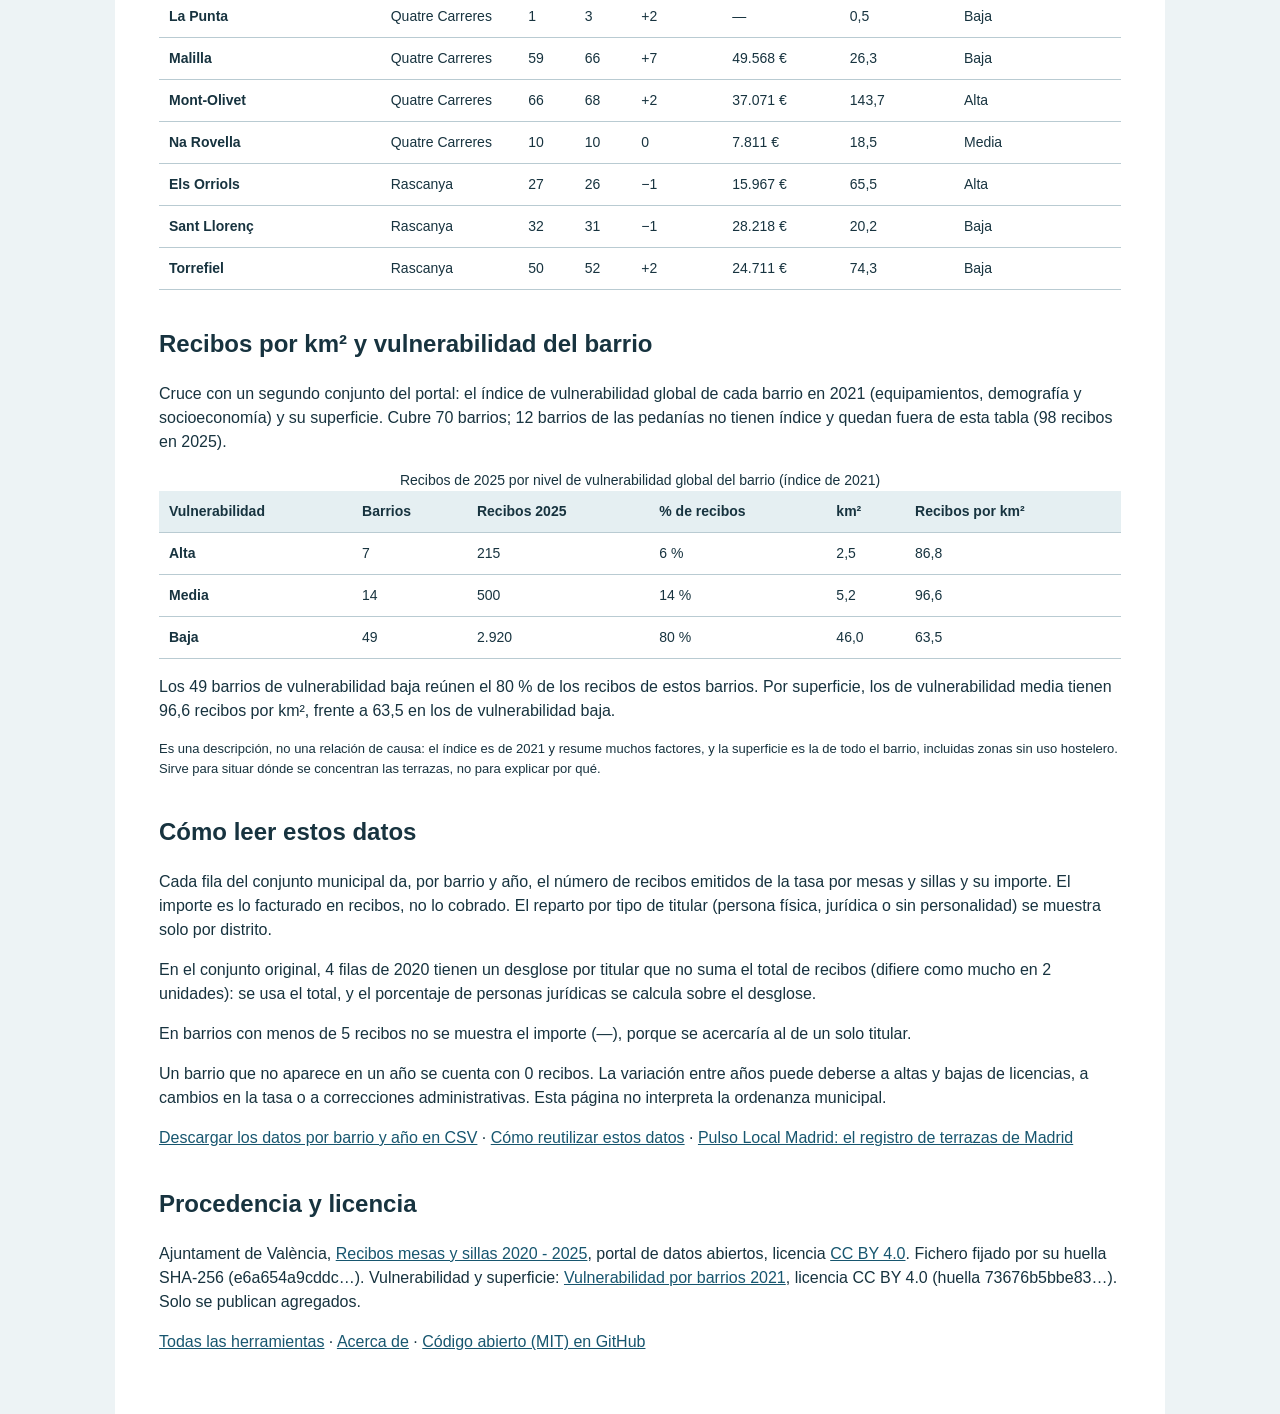
<file: pulso-valencia/index.html>
<!doctype html><html lang="es"><head><meta charset="utf-8"><meta http-equiv="Content-Security-Policy" content="default-src &#x27;none&#x27;; script-src &#x27;self&#x27;; style-src &#x27;self&#x27;; img-src &#x27;self&#x27; data:; font-src &#x27;self&#x27;; connect-src &#x27;self&#x27;; manifest-src &#x27;self&#x27;; object-src &#x27;none&#x27;; base-uri &#x27;none&#x27;; form-action &#x27;none&#x27;; frame-src &#x27;none&#x27;; worker-src &#x27;none&#x27;"><meta name="referrer" content="no-referrer"><meta name="robots" content="index,follow"><link rel="canonical" href="https://paniset.github.io/pulso-valencia/"><meta property="og:type" content="website"><meta property="og:locale" content="es_ES"><meta name="twitter:card" content="summary"><meta property="og:title" content="Terrazas en València por barrio y distrito: recibos de la tasa 2020-2025 | Pulso València"><meta name="twitter:title" content="Terrazas en València por barrio y distrito: recibos de la tasa 2020-2025 | Pulso València"><meta property="og:description" content="Recibos de la tasa de mesas y sillas (terrazas) en València por distrito y barrio: 3.733 en 2025, 2.599.105 €, su evolución desde 2020 y los recibos por km² según la vulnerabilidad del barrio. Datos abiertos del Ajuntament de València."><meta name="twitter:description" content="Recibos de la tasa de mesas y sillas (terrazas) en València por distrito y barrio: 3.733 en 2025, 2.599.105 €, su evolución desde 2020 y los recibos por km² según la vulnerabilidad del barrio. Datos abiertos del Ajuntament de València."><meta property="og:url" content="https://paniset.github.io/pulso-valencia/"><meta name="viewport" content="width=device-width,initial-scale=1">
<title>Terrazas en València por barrio y distrito: recibos de la tasa 2020-2025 | Pulso València</title><meta name="description" content="Recibos de la tasa de mesas y sillas (terrazas) en València por distrito y barrio: 3.733 en 2025, 2.599.105 €, su evolución desde 2020 y los recibos por km² según la vulnerabilidad del barrio. Datos abiertos del Ajuntament de València."><link rel="stylesheet" href="style.css"><link rel="icon" href="data:,">
<script type="application/ld+json">{"@context":"https://schema.org","@type":"Dataset","name":"Recibos de la tasa de terrazas en València por barrio (2020-2025)","description":"Recibos de la tasa de mesas y sillas (terrazas) en València por distrito y barrio: 3.733 en 2025, 2.599.105 €, su evolución desde 2020 y los recibos por km² según la vulnerabilidad del barrio. Datos abiertos del Ajuntament de València.","url":"https://paniset.github.io/pulso-valencia/","license":"https://creativecommons.org/licenses/by/4.0/deed.es","isBasedOn":["https://opendata.vlci.valencia.es/dataset/recibos-mesas-y-sillas-2020-2025","https://opendata.vlci.valencia.es/dataset/vulnerabilidad-por-barrios"],"temporalCoverage":"2020/2025","spatialCoverage":"València","creator":{"@type":"Organization","name":"Pulso Local","url":"https://paniset.github.io/"},"distribution":{"@type":"DataDownload","encodingFormat":"text/csv","contentUrl":"https://paniset.github.io/pulso-valencia/recibos-terrazas-valencia.csv"}}</script></head><body><main><header><nav aria-label="Ruta"><p><a href="../">Herramientas gratuitas</a> / Pulso València</p></nav>
<h1>Terrazas en València por barrio y distrito</h1>
<p class="lead">Recibos de la tasa de mesas y sillas · 3.733 en 2025 · 2.599.105 €</p></header>
<p class="notice">Cuenta recibos de la tasa municipal por ocupación de la vía pública con mesas y sillas, no terrazas en funcionamiento: un establecimiento puede tener más de un recibo y un recibo no prueba que la terraza se monte todo el año.</p>
<h2>Recibos por año</h2><svg class="bars" viewBox="0 0 340 104" role="img" aria-labelledby="anios-t anios-d"><title id="anios-t">Recibos de la tasa de terrazas por año</title><desc id="anios-d">De 3.748 en 2020 a 3.733 en 2025. Solo años completos.</desc><g><title>2020: 3.748</title><text class="bar-label" x="128" y="21">2020</text><path class="bar" d="M132,10 h146.0 a4,4 0 0 1 4,4 v6 a4,4 0 0 1 -4,4 h-146.0 z"/><text class="bar-value" x="286.0" y="21">3.748</text></g><g><title>2022: 3.492</title><text class="bar-label" x="128" y="43">2022</text><path class="bar" d="M132,32 h135.8 a4,4 0 0 1 4,4 v6 a4,4 0 0 1 -4,4 h-135.8 z"/><text class="bar-value" x="275.8" y="43">3.492</text></g><g><title>2024: 3.696</title><text class="bar-label" x="128" y="65">2024</text><path class="bar" d="M132,54 h143.9 a4,4 0 0 1 4,4 v6 a4,4 0 0 1 -4,4 h-143.9 z"/><text class="bar-value" x="283.9" y="65">3.696</text></g><g><title>2025: 3.733</title><text class="bar-label" x="128" y="87">2025</text><path class="bar" d="M132,76 h145.4 a4,4 0 0 1 4,4 v6 a4,4 0 0 1 -4,4 h-145.4 z"/><text class="bar-value" x="285.4" y="87">3.733</text></g></svg>
<p class="small">Años completos: 2020, 2022, 2024, 2025. Según el Ajuntament, el conjunto no incluye 2021 porque ese año no se concedieron matrículas por la pandemia. El año 2023 aparece en el conjunto con solo una parte de los distritos y no se compara.</p>
<h2>Qué se observa</h2><p>En 2025 el Ayuntamiento emitió 3.733 recibos de la tasa de mesas y sillas por 2.599.105 € (696 € de media por recibo).</p><p>Respecto a 2024: +37 recibos (+1,0 %). Respecto a 2020: −15.</p><p>L&#x27;Eixample concentra 543 recibos, el 15 % de la ciudad.</p><p>Los diez barrios con más recibos suman el 41 % del total.</p><p>El barrio que más sube frente a 2024 es El Cabanyal-El Canyamelar (+10).</p><p>El que más baja es Mestalla (−7).</p>
<h2>Por distrito en 2025</h2><svg class="bars" viewBox="0 0 340 434" role="img" aria-labelledby="dist-t dist-d"><title id="dist-t">Recibos de la tasa de terrazas por distrito en 2025</title><desc id="dist-d">De L&#x27;Eixample (543) a Pobles del Nord (3). La tabla siguiente tiene todos los valores.</desc><g><title>L&#x27;Eixample: 543</title><text class="bar-label" x="128" y="21">L&#x27;Eixample</text><path class="bar" d="M132,10 h146.0 a4,4 0 0 1 4,4 v6 a4,4 0 0 1 -4,4 h-146.0 z"/><text class="bar-value" x="286.0" y="21">543</text></g><g><title>Ciutat Vella: 430</title><text class="bar-label" x="128" y="43">Ciutat Vella</text><path class="bar" d="M132,32 h114.8 a4,4 0 0 1 4,4 v6 a4,4 0 0 1 -4,4 h-114.8 z"/><text class="bar-value" x="254.8" y="43">430</text></g><g><title>Extramurs: 310</title><text class="bar-label" x="128" y="65">Extramurs</text><path class="bar" d="M132,54 h81.6 a4,4 0 0 1 4,4 v6 a4,4 0 0 1 -4,4 h-81.6 z"/><text class="bar-value" x="221.6" y="65">310</text></g><g><title>Algirós: 268</title><text class="bar-label" x="128" y="87">Algirós</text><path class="bar" d="M132,76 h70.0 a4,4 0 0 1 4,4 v6 a4,4 0 0 1 -4,4 h-70.0 z"/><text class="bar-value" x="210.0" y="87">268</text></g><g><title>Camins al Grau: 248</title><text class="bar-label" x="128" y="109">Camins al Grau</text><path class="bar" d="M132,98 h64.5 a4,4 0 0 1 4,4 v6 a4,4 0 0 1 -4,4 h-64.5 z"/><text class="bar-value" x="204.5" y="109">248</text></g><g><title>Poblats Marítims: 217</title><text class="bar-label" x="128" y="131">Poblats Marítims</text><path class="bar" d="M132,120 h55.9 a4,4 0 0 1 4,4 v6 a4,4 0 0 1 -4,4 h-55.9 z"/><text class="bar-value" x="195.9" y="131">217</text></g><g><title>Quatre Carreres: 217</title><text class="bar-label" x="128" y="153">Quatre Carreres</text><path class="bar" d="M132,142 h55.9 a4,4 0 0 1 4,4 v6 a4,4 0 0 1 -4,4 h-55.9 z"/><text class="bar-value" x="195.9" y="153">217</text></g><g><title>El Pla del Real: 213</title><text class="bar-label" x="128" y="175">El Pla del Real</text><path class="bar" d="M132,164 h54.8 a4,4 0 0 1 4,4 v6 a4,4 0 0 1 -4,4 h-54.8 z"/><text class="bar-value" x="194.8" y="175">213</text></g><g><title>Patraix: 199</title><text class="bar-label" x="128" y="197">Patraix</text><path class="bar" d="M132,186 h51.0 a4,4 0 0 1 4,4 v6 a4,4 0 0 1 -4,4 h-51.0 z"/><text class="bar-value" x="191.0" y="197">199</text></g><g><title>La Saïdia: 171</title><text class="bar-label" x="128" y="219">La Saïdia</text><path class="bar" d="M132,208 h43.2 a4,4 0 0 1 4,4 v6 a4,4 0 0 1 -4,4 h-43.2 z"/><text class="bar-value" x="183.2" y="219">171</text></g><g><title>Benicalap: 154</title><text class="bar-label" x="128" y="241">Benicalap</text><path class="bar" d="M132,230 h38.5 a4,4 0 0 1 4,4 v6 a4,4 0 0 1 -4,4 h-38.5 z"/><text class="bar-value" x="178.5" y="241">154</text></g><g><title>Benimaclet: 150</title><text class="bar-label" x="128" y="263">Benimaclet</text><path class="bar" d="M132,252 h37.4 a4,4 0 0 1 4,4 v6 a4,4 0 0 1 -4,4 h-37.4 z"/><text class="bar-value" x="177.4" y="263">150</text></g><g><title>Campanar: 146</title><text class="bar-label" x="128" y="285">Campanar</text><path class="bar" d="M132,274 h36.3 a4,4 0 0 1 4,4 v6 a4,4 0 0 1 -4,4 h-36.3 z"/><text class="bar-value" x="176.3" y="285">146</text></g><g><title>Jesús: 133</title><text class="bar-label" x="128" y="307">Jesús</text><path class="bar" d="M132,296 h32.7 a4,4 0 0 1 4,4 v6 a4,4 0 0 1 -4,4 h-32.7 z"/><text class="bar-value" x="172.7" y="307">133</text></g><g><title>L&#x27;Olivereta: 127</title><text class="bar-label" x="128" y="329">L&#x27;Olivereta</text><path class="bar" d="M132,318 h31.1 a4,4 0 0 1 4,4 v6 a4,4 0 0 1 -4,4 h-31.1 z"/><text class="bar-value" x="171.1" y="329">127</text></g><g><title>Rascanya: 109</title><text class="bar-label" x="128" y="351">Rascanya</text><path class="bar" d="M132,340 h26.1 a4,4 0 0 1 4,4 v6 a4,4 0 0 1 -4,4 h-26.1 z"/><text class="bar-value" x="166.1" y="351">109</text></g><g><title>Pobles del Sud: 68</title><text class="bar-label" x="128" y="373">Pobles del Sud</text><path class="bar" d="M132,362 h14.8 a4,4 0 0 1 4,4 v6 a4,4 0 0 1 -4,4 h-14.8 z"/><text class="bar-value" x="154.8" y="373">68</text></g><g><title>Pobles de l&#x27;Oest: 27</title><text class="bar-label" x="128" y="395">Pobles de l&#x27;Oest</text><path class="bar" d="M132,384 h4.0 a4,4 0 0 1 4,4 v6 a4,4 0 0 1 -4,4 h-4.0 z"/><text class="bar-value" x="144.0" y="395">27</text></g><g><title>Pobles del Nord: 3</title><text class="bar-label" x="128" y="417">Pobles del Nord</text><path class="bar" d="M132,406 h4.0 a4,4 0 0 1 4,4 v6 a4,4 0 0 1 -4,4 h-4.0 z"/><text class="bar-value" x="144.0" y="417">3</text></g></svg>
<div class="table-wrap"><table><caption>Recibos de la tasa de terrazas por distrito y año, variación 2024-2025, importe y porcentaje de titulares que son personas jurídicas en 2025</caption>
<thead><tr><th scope="col">Distrito</th><th scope="col">2020</th><th scope="col">2022</th><th scope="col">2024</th><th scope="col">2025</th><th scope="col">Variación</th><th scope="col">Importe 2025</th><th scope="col">Personas jurídicas</th></tr></thead>
<tbody><tr><th scope="row">L&#x27;Eixample</th><td>501</td><td>496</td><td>536</td><td>543</td><td>+7</td><td>265.077 €</td><td>62 %</td></tr><tr><th scope="row">Ciutat Vella</th><td>471</td><td>410</td><td>422</td><td>430</td><td>+8</td><td>380.796 €</td><td>69 %</td></tr><tr><th scope="row">Extramurs</th><td>293</td><td>291</td><td>307</td><td>310</td><td>+3</td><td>159.523 €</td><td>42 %</td></tr><tr><th scope="row">Algirós</th><td>313</td><td>281</td><td>273</td><td>268</td><td>−5</td><td>173.552 €</td><td>41 %</td></tr><tr><th scope="row">Camins al Grau</th><td>243</td><td>231</td><td>241</td><td>248</td><td>+7</td><td>240.161 €</td><td>45 %</td></tr><tr><th scope="row">Poblats Marítims</th><td>181</td><td>174</td><td>209</td><td>217</td><td>+8</td><td>137.163 €</td><td>45 %</td></tr><tr><th scope="row">Quatre Carreres</th><td>215</td><td>198</td><td>206</td><td>217</td><td>+11</td><td>162.358 €</td><td>25 %</td></tr><tr><th scope="row">El Pla del Real</th><td>222</td><td>203</td><td>219</td><td>213</td><td>−6</td><td>186.035 €</td><td>55 %</td></tr><tr><th scope="row">Patraix</th><td>211</td><td>190</td><td>196</td><td>199</td><td>+3</td><td>120.024 €</td><td>30 %</td></tr><tr><th scope="row">La Saïdia</th><td>183</td><td>176</td><td>172</td><td>171</td><td>−1</td><td>112.228 €</td><td>25 %</td></tr><tr><th scope="row">Benicalap</th><td>143</td><td>138</td><td>147</td><td>154</td><td>+7</td><td>134.009 €</td><td>32 %</td></tr><tr><th scope="row">Benimaclet</th><td>136</td><td>124</td><td>148</td><td>150</td><td>+2</td><td>106.279 €</td><td>43 %</td></tr><tr><th scope="row">Campanar</th><td>156</td><td>143</td><td>153</td><td>146</td><td>−7</td><td>125.398 €</td><td>38 %</td></tr><tr><th scope="row">Jesús</th><td>147</td><td>128</td><td>133</td><td>133</td><td>0</td><td>76.028 €</td><td>17 %</td></tr><tr><th scope="row">L&#x27;Olivereta</th><td>129</td><td>117</td><td>127</td><td>127</td><td>0</td><td>79.020 €</td><td>20 %</td></tr><tr><th scope="row">Rascanya</th><td>116</td><td>98</td><td>109</td><td>109</td><td>0</td><td>68.897 €</td><td>19 %</td></tr><tr><th scope="row">Pobles del Sud</th><td>63</td><td>66</td><td>68</td><td>68</td><td>0</td><td>53.709 €</td><td>44 %</td></tr><tr><th scope="row">Pobles de l&#x27;Oest</th><td>23</td><td>26</td><td>27</td><td>27</td><td>0</td><td>17.741 €</td><td>22 %</td></tr><tr><th scope="row">Pobles del Nord</th><td>2</td><td>2</td><td>3</td><td>3</td><td>0</td><td>1.107 €</td><td>0 %</td></tr></tbody><tfoot><tr><th scope="row">València</th><td>3.748</td><td>3.492</td><td>3.696</td><td>3.733</td><td>+37</td><td>2.599.105 €</td><td>44 %</td></tr></tfoot></table></div>
<h2>Barrios con más recibos en 2025</h2><ol><li>Russafa (L&#x27;Eixample): 272</li><li>Gran Via (L&#x27;Eixample): 205</li><li>Arrancapins (Extramurs): 160</li><li>Sant Francesc (Ciutat Vella): 157</li><li>Benicalap (Benicalap): 146</li><li>Benimaclet (Benimaclet): 134</li><li>Mestalla (El Pla del Real): 128</li><li>Ciutat Jardí (Algirós): 121</li><li>El Cabanyal-El Canyamelar (Poblats Marítims): 111</li><li>Penya-Roja (Camins al Grau): 90</li></ol>
<h2>Todos los barrios</h2>
<div class="table-wrap"><table><caption>Recibos por barrio en 2024 y 2025, variación e importe en 2025, ordenados por distrito</caption>
<thead><tr><th scope="col">Barrio</th><th scope="col">Distrito</th><th scope="col">2024</th><th scope="col">2025</th><th scope="col">Variación</th><th scope="col">Importe 2025</th><th scope="col">Recibos/km²</th><th scope="col">Vulnerabilidad 2021</th></tr></thead>
<tbody><tr><th scope="row">Ciutat Jardí</th><td>Algirós</td><td>123</td><td>121</td><td>−2</td><td>81.549 €</td><td>332,5</td><td>Media</td></tr><tr><th scope="row">L&#x27;Amistat</th><td>Algirós</td><td>45</td><td>45</td><td>0</td><td>30.626 €</td><td>217,1</td><td>Media</td></tr><tr><th scope="row">L&#x27;Illa Perduda</th><td>Algirós</td><td>32</td><td>32</td><td>0</td><td>19.858 €</td><td>138,2</td><td>Baja</td></tr><tr><th scope="row">La Carrasca</th><td>Algirós</td><td>11</td><td>10</td><td>−1</td><td>8.537 €</td><td>5,1</td><td>Baja</td></tr><tr><th scope="row">La Vega Baixa</th><td>Algirós</td><td>62</td><td>60</td><td>−2</td><td>32.981 €</td><td>310,0</td><td>Baja</td></tr><tr><th scope="row">Benicalap</th><td>Benicalap</td><td>138</td><td>146</td><td>+8</td><td>127.418 €</td><td>84,9</td><td>Baja</td></tr><tr><th scope="row">Ciutat Fallera</th><td>Benicalap</td><td>9</td><td>8</td><td>−1</td><td>6.591 €</td><td>16,1</td><td>Alta</td></tr><tr><th scope="row">Benimaclet</th><td>Benimaclet</td><td>132</td><td>134</td><td>+2</td><td>93.065 €</td><td>180,3</td><td>Baja</td></tr><tr><th scope="row">Cami de Vera</th><td>Benimaclet</td><td>16</td><td>16</td><td>0</td><td>13.214 €</td><td>19,3</td><td>Baja</td></tr><tr><th scope="row">Aiora</th><td>Camins al Grau</td><td>66</td><td>68</td><td>+2</td><td>39.776 €</td><td>104,4</td><td>Media</td></tr><tr><th scope="row">Albors</th><td>Camins al Grau</td><td>30</td><td>32</td><td>+2</td><td>21.989 €</td><td>125,0</td><td>Baja</td></tr><tr><th scope="row">Cami Fondo</th><td>Camins al Grau</td><td>16</td><td>16</td><td>0</td><td>7.109 €</td><td>101,8</td><td>Media</td></tr><tr><th scope="row">La Creu del Grau</th><td>Camins al Grau</td><td>42</td><td>42</td><td>0</td><td>26.645 €</td><td>107,2</td><td>Media</td></tr><tr><th scope="row">Penya-Roja</th><td>Camins al Grau</td><td>87</td><td>90</td><td>+3</td><td>144.641 €</td><td>98,8</td><td>Baja</td></tr><tr><th scope="row">Campanar</th><td>Campanar</td><td>64</td><td>61</td><td>−3</td><td>53.173 €</td><td>61,7</td><td>Baja</td></tr><tr><th scope="row">El Calvari</th><td>Campanar</td><td>24</td><td>22</td><td>−2</td><td>9.574 €</td><td>234,8</td><td>Alta</td></tr><tr><th scope="row">Les Tendetes</th><td>Campanar</td><td>17</td><td>16</td><td>−1</td><td>12.440 €</td><td>62,0</td><td>Baja</td></tr><tr><th scope="row">Sant Pau</th><td>Campanar</td><td>48</td><td>47</td><td>−1</td><td>50.213 €</td><td>12,1</td><td>Baja</td></tr><tr><th scope="row">El Carme</th><td>Ciutat Vella</td><td>56</td><td>55</td><td>−1</td><td>22.824 €</td><td>143,2</td><td>Baja</td></tr><tr><th scope="row">El Mercat</th><td>Ciutat Vella</td><td>70</td><td>73</td><td>+3</td><td>48.106 €</td><td>422,5</td><td>Baja</td></tr><tr><th scope="row">El Pilar</th><td>Ciutat Vella</td><td>22</td><td>21</td><td>−1</td><td>13.053 €</td><td>129,9</td><td>Baja</td></tr><tr><th scope="row">La Seu</th><td>Ciutat Vella</td><td>77</td><td>77</td><td>0</td><td>64.686 €</td><td>348,3</td><td>Baja</td></tr><tr><th scope="row">La Xerea</th><td>Ciutat Vella</td><td>46</td><td>47</td><td>+1</td><td>41.914 €</td><td>150,8</td><td>Baja</td></tr><tr><th scope="row">Sant Francesc</th><td>Ciutat Vella</td><td>151</td><td>157</td><td>+6</td><td>190.213 €</td><td>357,9</td><td>Baja</td></tr><tr><th scope="row">Ciutat Universitaria</th><td>El Pla del Real</td><td>7</td><td>7</td><td>0</td><td>6.013 €</td><td>25,3</td><td>Baja</td></tr><tr><th scope="row">Exposicio</th><td>El Pla del Real</td><td>54</td><td>55</td><td>+1</td><td>52.544 €</td><td>144,1</td><td>Baja</td></tr><tr><th scope="row">Jaume Roig</th><td>El Pla del Real</td><td>23</td><td>23</td><td>0</td><td>17.068 €</td><td>120,5</td><td>Baja</td></tr><tr><th scope="row">Mestalla</th><td>El Pla del Real</td><td>135</td><td>128</td><td>−7</td><td>110.410 €</td><td>151,7</td><td>Baja</td></tr><tr><th scope="row">Arrancapins</th><td>Extramurs</td><td>161</td><td>160</td><td>−1</td><td>92.105 €</td><td>183,0</td><td>Baja</td></tr><tr><th scope="row">El Botanic</th><td>Extramurs</td><td>32</td><td>34</td><td>+2</td><td>15.369 €</td><td>91,9</td><td>Baja</td></tr><tr><th scope="row">La Petxina</th><td>Extramurs</td><td>77</td><td>79</td><td>+2</td><td>33.035 €</td><td>159,1</td><td>Baja</td></tr><tr><th scope="row">La Roqueta</th><td>Extramurs</td><td>37</td><td>37</td><td>0</td><td>19.013 €</td><td>160,5</td><td>Baja</td></tr><tr><th scope="row">Cami Real</th><td>Jesús</td><td>4</td><td>4</td><td>0</td><td>—</td><td>2,7</td><td>Baja</td></tr><tr><th scope="row">L&#x27;Hort de Senabre</th><td>Jesús</td><td>62</td><td>63</td><td>+1</td><td>39.236 €</td><td>147,8</td><td>Media</td></tr><tr><th scope="row">La Creu Coberta</th><td>Jesús</td><td>15</td><td>15</td><td>0</td><td>8.508 €</td><td>40,0</td><td>Baja</td></tr><tr><th scope="row">La Raiosa</th><td>Jesús</td><td>34</td><td>34</td><td>0</td><td>14.897 €</td><td>90,6</td><td>Media</td></tr><tr><th scope="row">Sant Marcel.li</th><td>Jesús</td><td>18</td><td>17</td><td>−1</td><td>11.048 €</td><td>51,4</td><td>Media</td></tr><tr><th scope="row">El Pla del Remei</th><td>L&#x27;Eixample</td><td>67</td><td>66</td><td>−1</td><td>49.689 €</td><td>170,6</td><td>Baja</td></tr><tr><th scope="row">Gran Via</th><td>L&#x27;Eixample</td><td>205</td><td>205</td><td>0</td><td>110.863 €</td><td>437,5</td><td>Baja</td></tr><tr><th scope="row">Russafa</th><td>L&#x27;Eixample</td><td>264</td><td>272</td><td>+8</td><td>104.525 €</td><td>309,9</td><td>Baja</td></tr><tr><th scope="row">La Fontsanta</th><td>L&#x27;Olivereta</td><td>9</td><td>8</td><td>−1</td><td>6.099 €</td><td>24,8</td><td>Media</td></tr><tr><th scope="row">La Llum</th><td>L&#x27;Olivereta</td><td>18</td><td>17</td><td>−1</td><td>11.896 €</td><td>97,0</td><td>Baja</td></tr><tr><th scope="row">Nou Moles</th><td>L&#x27;Olivereta</td><td>70</td><td>70</td><td>0</td><td>39.194 €</td><td>94,6</td><td>Baja</td></tr><tr><th scope="row">Soternes</th><td>L&#x27;Olivereta</td><td>21</td><td>22</td><td>+1</td><td>15.881 €</td><td>98,1</td><td>Alta</td></tr><tr><th scope="row">Tres Forques</th><td>L&#x27;Olivereta</td><td>9</td><td>10</td><td>+1</td><td>5.950 €</td><td>19,0</td><td>Media</td></tr><tr><th scope="row">Marxalenes</th><td>La Saïdia</td><td>40</td><td>40</td><td>0</td><td>29.295 €</td><td>102,5</td><td>Media</td></tr><tr><th scope="row">Morvedre</th><td>La Saïdia</td><td>33</td><td>33</td><td>0</td><td>19.854 €</td><td>77,1</td><td>Alta</td></tr><tr><th scope="row">Sant Antoni</th><td>La Saïdia</td><td>31</td><td>30</td><td>−1</td><td>20.638 €</td><td>120,1</td><td>Baja</td></tr><tr><th scope="row">Tormos</th><td>La Saïdia</td><td>20</td><td>20</td><td>0</td><td>11.053 €</td><td>71,4</td><td>Baja</td></tr><tr><th scope="row">Trinitat</th><td>La Saïdia</td><td>48</td><td>48</td><td>0</td><td>31.387 €</td><td>80,6</td><td>Baja</td></tr><tr><th scope="row">Favara</th><td>Patraix</td><td>17</td><td>16</td><td>−1</td><td>6.149 €</td><td>57,1</td><td>Baja</td></tr><tr><th scope="row">Patraix</th><td>Patraix</td><td>86</td><td>87</td><td>+1</td><td>49.824 €</td><td>140,0</td><td>Baja</td></tr><tr><th scope="row">Safranar</th><td>Patraix</td><td>26</td><td>28</td><td>+2</td><td>20.999 €</td><td>63,5</td><td>Baja</td></tr><tr><th scope="row">Sant Isidre</th><td>Patraix</td><td>26</td><td>26</td><td>0</td><td>14.941 €</td><td>52,5</td><td>Baja</td></tr><tr><th scope="row">Vara de Quart</th><td>Patraix</td><td>41</td><td>42</td><td>+1</td><td>28.110 €</td><td>40,6</td><td>Baja</td></tr><tr><th scope="row">Betero</th><td>Poblats Marítims</td><td>20</td><td>21</td><td>+1</td><td>18.074 €</td><td>82,3</td><td>Media</td></tr><tr><th scope="row">El Cabanyal-El Canyamelar</th><td>Poblats Marítims</td><td>101</td><td>111</td><td>+10</td><td>71.407 €</td><td>82,3</td><td>Baja</td></tr><tr><th scope="row">El Grau</th><td>Poblats Marítims</td><td>52</td><td>49</td><td>−3</td><td>28.788 €</td><td>9,4</td><td>Baja</td></tr><tr><th scope="row">La Malva-Rosa</th><td>Poblats Marítims</td><td>28</td><td>28</td><td>0</td><td>15.446 €</td><td>38,4</td><td>Baja</td></tr><tr><th scope="row">Natzaret</th><td>Poblats Marítims</td><td>8</td><td>8</td><td>0</td><td>3.447 €</td><td>8,7</td><td>Baja</td></tr><tr><th scope="row">Beniferri</th><td>Pobles de l&#x27;Oest</td><td>6</td><td>7</td><td>+1</td><td>7.997 €</td><td>—</td><td>Sin índice</td></tr><tr><th scope="row">Benimamet</th><td>Pobles de l&#x27;Oest</td><td>21</td><td>20</td><td>−1</td><td>9.744 €</td><td>—</td><td>Sin índice</td></tr><tr><th scope="row">Benifaraig</th><td>Pobles del Nord</td><td>2</td><td>2</td><td>0</td><td>—</td><td>—</td><td>Sin índice</td></tr><tr><th scope="row">Carpesa</th><td>Pobles del Nord</td><td>1</td><td>1</td><td>0</td><td>—</td><td>—</td><td>Sin índice</td></tr><tr><th scope="row">El castellar-l&#x27;Oliveral</th><td>Pobles del Sud</td><td>6</td><td>6</td><td>0</td><td>4.256 €</td><td>—</td><td>Sin índice</td></tr><tr><th scope="row">El Forn d&#x27;Alcedo</th><td>Pobles del Sud</td><td>3</td><td>3</td><td>0</td><td>—</td><td>—</td><td>Sin índice</td></tr><tr><th scope="row">El Palmar</th><td>Pobles del Sud</td><td>22</td><td>21</td><td>−1</td><td>23.507 €</td><td>—</td><td>Sin índice</td></tr><tr><th scope="row">El Perellonet</th><td>Pobles del Sud</td><td>3</td><td>4</td><td>+1</td><td>—</td><td>—</td><td>Sin índice</td></tr><tr><th scope="row">El Saler</th><td>Pobles del Sud</td><td>10</td><td>10</td><td>0</td><td>8.113 €</td><td>—</td><td>Sin índice</td></tr><tr><th scope="row">Faitanar</th><td>Pobles del Sud</td><td>2</td><td>2</td><td>0</td><td>—</td><td>—</td><td>Sin índice</td></tr><tr><th scope="row">La Torre</th><td>Pobles del Sud</td><td>13</td><td>13</td><td>0</td><td>8.692 €</td><td>—</td><td>Sin índice</td></tr><tr><th scope="row">Pinedo</th><td>Pobles del Sud</td><td>9</td><td>9</td><td>0</td><td>4.375 €</td><td>—</td><td>Sin índice</td></tr><tr><th scope="row">Ciutat Arts i Ciències</th><td>Quatre Carreres</td><td>27</td><td>29</td><td>+2</td><td>32.538 €</td><td>29,3</td><td>Baja</td></tr><tr><th scope="row">En Corts</th><td>Quatre Carreres</td><td>38</td><td>36</td><td>−2</td><td>24.827 €</td><td>98,9</td><td>Alta</td></tr><tr><th scope="row">Fonteta de Sant Lluis</th><td>Quatre Carreres</td><td>5</td><td>5</td><td>0</td><td>6.480 €</td><td>20,9</td><td>Media</td></tr><tr><th scope="row">La Punta</th><td>Quatre Carreres</td><td>1</td><td>3</td><td>+2</td><td>—</td><td>0,5</td><td>Baja</td></tr><tr><th scope="row">Malilla</th><td>Quatre Carreres</td><td>59</td><td>66</td><td>+7</td><td>49.568 €</td><td>26,3</td><td>Baja</td></tr><tr><th scope="row">Mont-Olivet</th><td>Quatre Carreres</td><td>66</td><td>68</td><td>+2</td><td>37.071 €</td><td>143,7</td><td>Alta</td></tr><tr><th scope="row">Na Rovella</th><td>Quatre Carreres</td><td>10</td><td>10</td><td>0</td><td>7.811 €</td><td>18,5</td><td>Media</td></tr><tr><th scope="row">Els Orriols</th><td>Rascanya</td><td>27</td><td>26</td><td>−1</td><td>15.967 €</td><td>65,5</td><td>Alta</td></tr><tr><th scope="row">Sant Llorenç</th><td>Rascanya</td><td>32</td><td>31</td><td>−1</td><td>28.218 €</td><td>20,2</td><td>Baja</td></tr><tr><th scope="row">Torrefiel</th><td>Rascanya</td><td>50</td><td>52</td><td>+2</td><td>24.711 €</td><td>74,3</td><td>Baja</td></tr></tbody></table></div>
<h2>Recibos por km² y vulnerabilidad del barrio</h2><p>Cruce con un segundo conjunto del portal: el índice de vulnerabilidad global de cada barrio en 2021 (equipamientos, demografía y socioeconomía) y su superficie. Cubre 70 barrios; 12 barrios de las pedanías no tienen índice y quedan fuera de esta tabla (98 recibos en 2025).</p><div class="table-wrap"><table><caption>Recibos de 2025 por nivel de vulnerabilidad global del barrio (índice de 2021)</caption><thead><tr><th scope="col">Vulnerabilidad</th><th scope="col">Barrios</th><th scope="col">Recibos 2025</th><th scope="col">% de recibos</th><th scope="col">km²</th><th scope="col">Recibos por km²</th></tr></thead><tbody><tr><th scope="row">Alta</th><td>7</td><td>215</td><td>6 %</td><td>2,5</td><td>86,8</td></tr><tr><th scope="row">Media</th><td>14</td><td>500</td><td>14 %</td><td>5,2</td><td>96,6</td></tr><tr><th scope="row">Baja</th><td>49</td><td>2.920</td><td>80 %</td><td>46,0</td><td>63,5</td></tr></tbody></table></div><p>Los 49 barrios de vulnerabilidad baja reúnen el 80 % de los recibos de estos barrios. Por superficie, los de vulnerabilidad media tienen 96,6 recibos por km², frente a 63,5 en los de vulnerabilidad baja.</p><p class="small">Es una descripción, no una relación de causa: el índice es de 2021 y resume muchos factores, y la superficie es la de todo el barrio, incluidas zonas sin uso hostelero. Sirve para situar dónde se concentran las terrazas, no para explicar por qué.</p>
<h2>Cómo leer estos datos</h2>
<p>Cada fila del conjunto municipal da, por barrio y año, el número de recibos emitidos de la tasa por mesas y sillas y su importe. El importe es lo facturado en recibos, no lo cobrado. El reparto por tipo de titular (persona física, jurídica o sin personalidad) se muestra solo por distrito.</p>
<p>En el conjunto original, 4 filas de 2020 tienen un desglose por titular que no suma el total de recibos (difiere como mucho en 2 unidades): se usa el total, y el porcentaje de personas jurídicas se calcula sobre el desglose.</p><p>En barrios con menos de 5 recibos no se muestra el importe (—), porque se acercaría al de un solo titular.</p><p>Un barrio que no aparece en un año se cuenta con 0 recibos. La variación entre años puede deberse a altas y bajas de licencias, a cambios en la tasa o a correcciones administrativas. Esta página no interpreta la ordenanza municipal.</p>
<p><a href="recibos-terrazas-valencia.csv">Descargar los datos por barrio y año en CSV</a> · <a href="reutilizar-datos">Cómo reutilizar estos datos</a> · <a href="https://paniset.github.io/pulso-local-madrid/">Pulso Local Madrid: el registro de terrazas de Madrid</a></p>
<h2>Procedencia y licencia</h2><p>Ajuntament de València, <a href="https://opendata.vlci.valencia.es/dataset/recibos-mesas-y-sillas-2020-2025">Recibos mesas y sillas 2020 - 2025</a>, portal de datos abiertos, licencia <a href="https://creativecommons.org/licenses/by/4.0/deed.es">CC BY 4.0</a>. Fichero fijado por su huella SHA-256 (e6a654a9cddc…). Vulnerabilidad y superficie: <a href="https://opendata.vlci.valencia.es/dataset/vulnerabilidad-por-barrios">Vulnerabilidad por barrios 2021</a>, licencia CC BY 4.0 (huella 73676b5bbe83…). Solo se publican agregados.</p>
<footer><p><a href="../">Todas las herramientas</a> · <a href="../acerca">Acerca de</a> · <a href="https://github.com/paniset/pulso-datos-abiertos">Código abierto (MIT) en GitHub</a></p></footer></main></body></html>
</file>
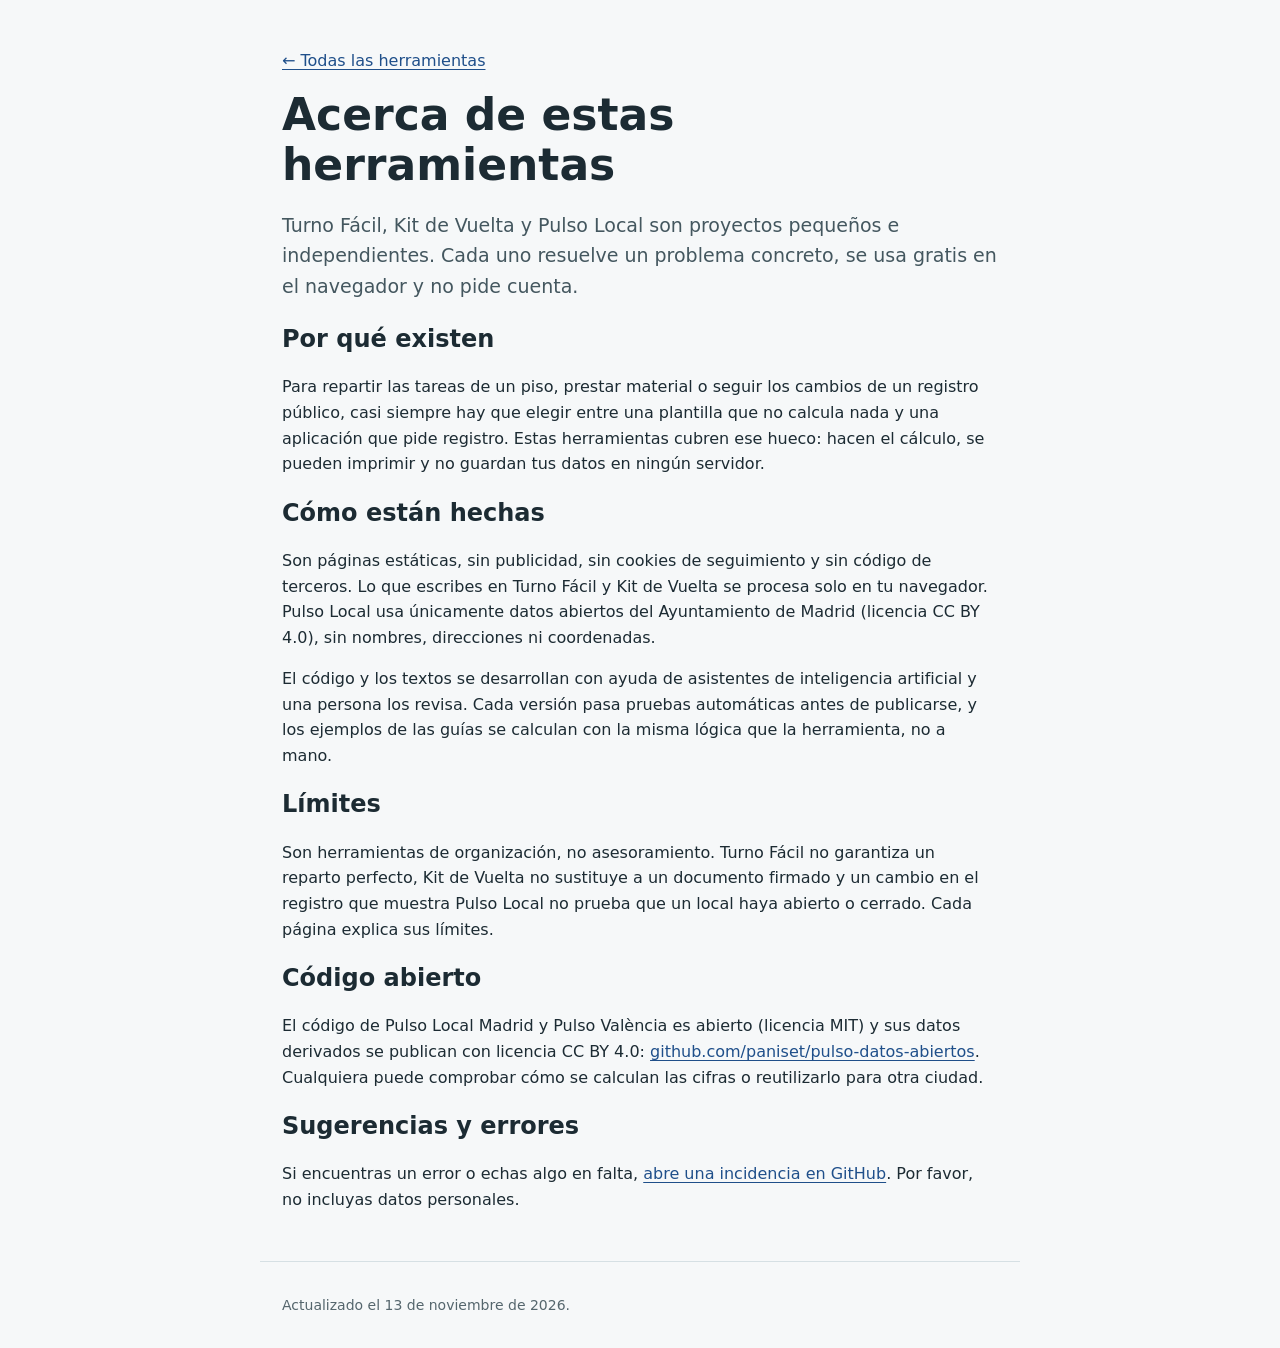
<file: acerca.html>
<!doctype html>
<html lang="es"><head><meta charset="utf-8"><meta http-equiv="Content-Security-Policy" content="default-src 'none'; style-src 'self'; img-src 'self' data:; base-uri 'none'; form-action 'none'"><meta name="referrer" content="no-referrer"><meta name="google-site-verification" content="yU-MmDAEv0MF0oqv6WEPJR-Wn4J0yyzl8J-dgcel0is"><meta name="viewport" content="width=device-width,initial-scale=1"><meta name="robots" content="index,follow"><title>Acerca de estas herramientas gratuitas | paniset.github.io</title><meta name="description" content="Quién hace Turno Fácil, Kit de Vuelta y Pulso Local, por qué son gratuitas, qué datos usan, cómo se comprueban y cómo enviar una sugerencia o un error."><link rel="canonical" href="https://paniset.github.io/acerca"><link rel="icon" href="data:,"><link rel="stylesheet" href="style.css"></head>
<body><main>
<p><a href="./">← Todas las herramientas</a></p>
<h1>Acerca de estas herramientas</h1>
<p class="lead">Turno Fácil, Kit de Vuelta y Pulso Local son proyectos pequeños e independientes. Cada uno resuelve un problema concreto, se usa gratis en el navegador y no pide cuenta.</p>
<h2>Por qué existen</h2>
<p>Para repartir las tareas de un piso, prestar material o seguir los cambios de un registro público, casi siempre hay que elegir entre una plantilla que no calcula nada y una aplicación que pide registro. Estas herramientas cubren ese hueco: hacen el cálculo, se pueden imprimir y no guardan tus datos en ningún servidor.</p>
<h2>Cómo están hechas</h2>
<p>Son páginas estáticas, sin publicidad, sin cookies de seguimiento y sin código de terceros. Lo que escribes en Turno Fácil y Kit de Vuelta se procesa solo en tu navegador. Pulso Local usa únicamente datos abiertos del Ayuntamiento de Madrid (licencia CC BY 4.0), sin nombres, direcciones ni coordenadas.</p>
<p>El código y los textos se desarrollan con ayuda de asistentes de inteligencia artificial y una persona los revisa. Cada versión pasa pruebas automáticas antes de publicarse, y los ejemplos de las guías se calculan con la misma lógica que la herramienta, no a mano.</p>
<h2>Límites</h2>
<p>Son herramientas de organización, no asesoramiento. Turno Fácil no garantiza un reparto perfecto, Kit de Vuelta no sustituye a un documento firmado y un cambio en el registro que muestra Pulso Local no prueba que un local haya abierto o cerrado. Cada página explica sus límites.</p>
<h2>Código abierto</h2>
<p>El código de Pulso Local Madrid y Pulso València es abierto (licencia MIT) y sus datos derivados se publican con licencia CC BY 4.0: <a href="https://github.com/paniset/pulso-datos-abiertos">github.com/paniset/pulso-datos-abiertos</a>. Cualquiera puede comprobar cómo se calculan las cifras o reutilizarlo para otra ciudad.</p>
<h2>Sugerencias y errores</h2>
<p>Si encuentras un error o echas algo en falta, <a href="https://github.com/paniset/paniset.github.io/issues">abre una incidencia en GitHub</a>. Por favor, no incluyas datos personales.</p>
</main><footer>Actualizado el 13 de noviembre de 2026.</footer></body></html>
</file>
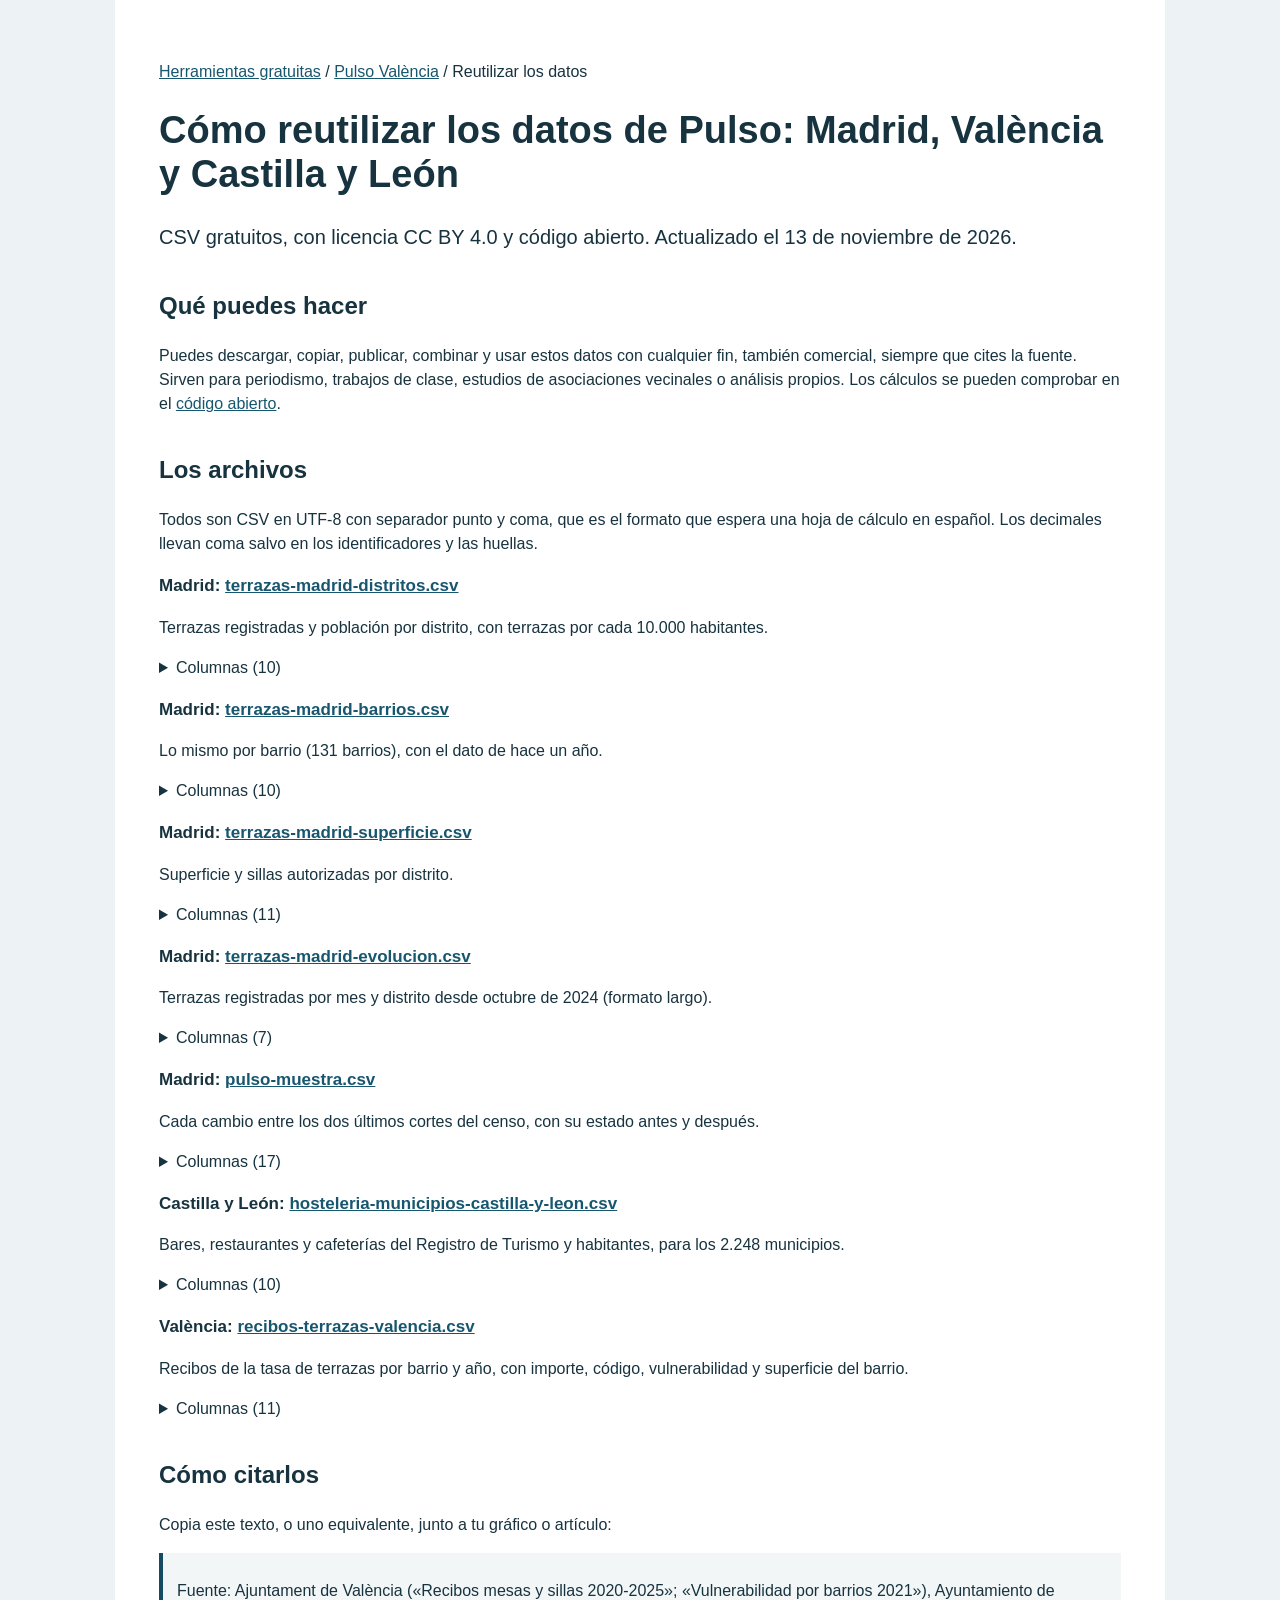
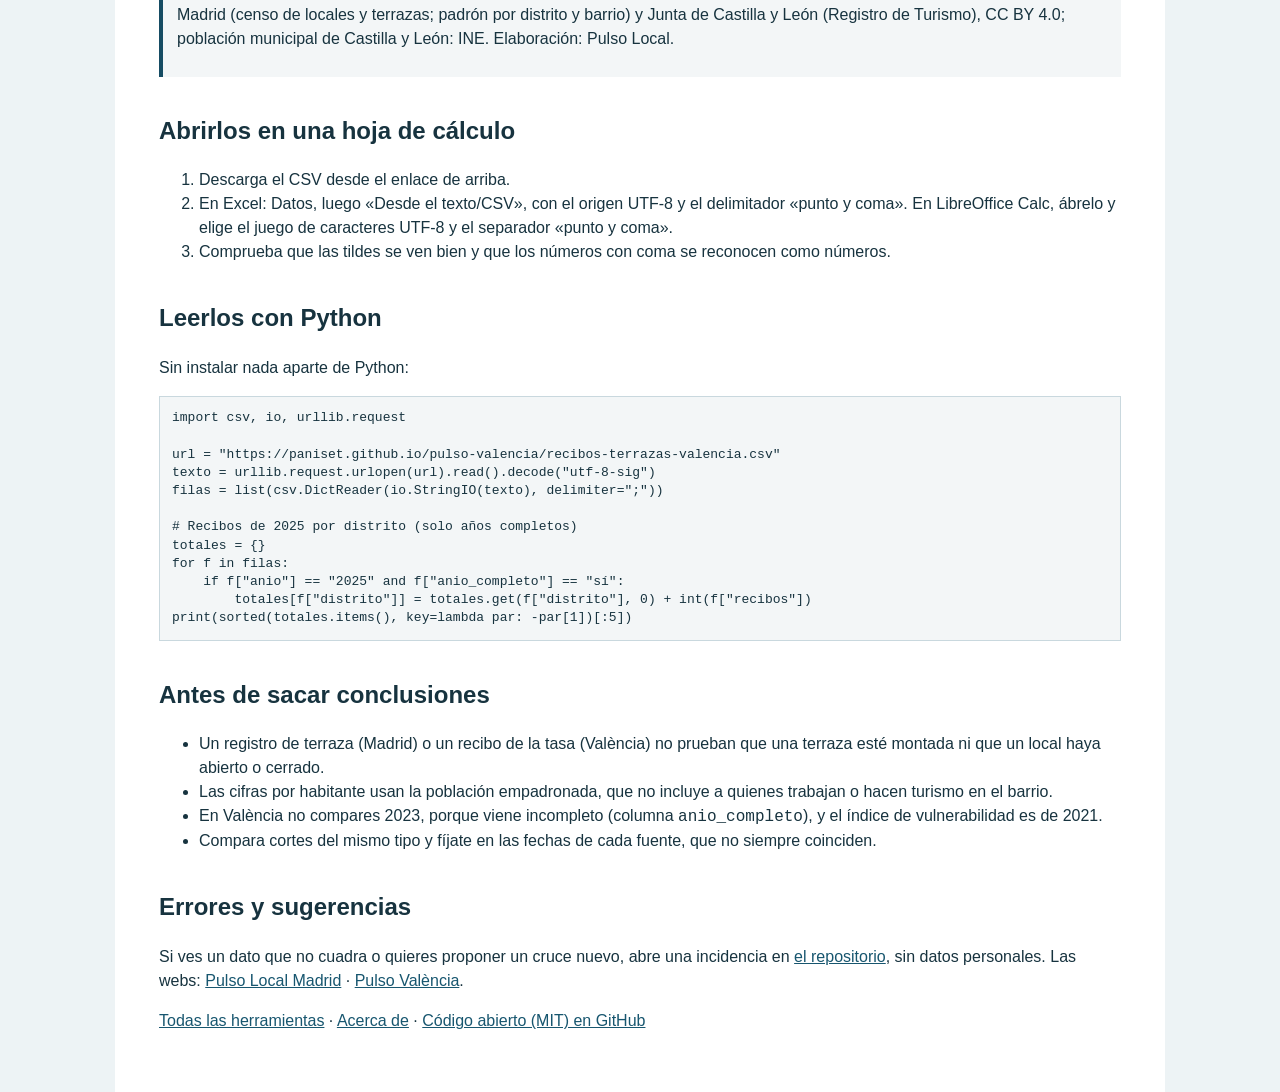
<file: pulso-valencia/reutilizar-datos.html>
<!doctype html><html lang="es"><head><meta charset="utf-8"><meta http-equiv="Content-Security-Policy" content="default-src &#x27;none&#x27;; script-src &#x27;self&#x27;; style-src &#x27;self&#x27;; img-src &#x27;self&#x27; data:; font-src &#x27;self&#x27;; connect-src &#x27;self&#x27;; manifest-src &#x27;self&#x27;; object-src &#x27;none&#x27;; base-uri &#x27;none&#x27;; form-action &#x27;none&#x27;; frame-src &#x27;none&#x27;; worker-src &#x27;none&#x27;"><meta name="referrer" content="no-referrer"><meta name="robots" content="index,follow"><link rel="canonical" href="https://paniset.github.io/pulso-valencia/reutilizar-datos"><meta property="og:type" content="website"><meta property="og:locale" content="es_ES"><meta name="twitter:card" content="summary"><meta property="og:title" content="Cómo reutilizar los datos de Pulso: terrazas de Madrid y València y hostelería de Castilla y León (CSV) | Pulso"><meta name="twitter:title" content="Cómo reutilizar los datos de Pulso: terrazas de Madrid y València y hostelería de Castilla y León (CSV) | Pulso"><meta property="og:description" content="Guía para descargar y reutilizar los CSV de Pulso sobre terrazas de Madrid y València y hostelería de Castilla y León: columnas, licencia CC BY 4.0, cómo citar la fuente y ejemplos para hoja de cálculo y Python."><meta name="twitter:description" content="Guía para descargar y reutilizar los CSV de Pulso sobre terrazas de Madrid y València y hostelería de Castilla y León: columnas, licencia CC BY 4.0, cómo citar la fuente y ejemplos para hoja de cálculo y Python."><meta property="og:url" content="https://paniset.github.io/pulso-valencia/reutilizar-datos"><meta name="viewport" content="width=device-width,initial-scale=1">
<title>Cómo reutilizar los datos de Pulso: terrazas de Madrid y València y hostelería de Castilla y León (CSV) | Pulso</title><meta name="description" content="Guía para descargar y reutilizar los CSV de Pulso sobre terrazas de Madrid y València y hostelería de Castilla y León: columnas, licencia CC BY 4.0, cómo citar la fuente y ejemplos para hoja de cálculo y Python."><link rel="stylesheet" href="style.css"><link rel="icon" href="data:,">
<script type="application/ld+json">{"@context":"https://schema.org","@type":"TechArticle","headline":"Cómo reutilizar los datos de Pulso: terrazas de Madrid y València y hostelería de Castilla y León","dateModified":"2026-11-13","inLanguage":"es","mainEntityOfPage":"https://paniset.github.io/pulso-valencia/reutilizar-datos","author":{"@type":"Organization","name":"Pulso Local"},"license":"https://creativecommons.org/licenses/by/4.0/deed.es"}</script></head><body><main><header><nav aria-label="Ruta"><p><a href="../">Herramientas gratuitas</a> / <a href="./">Pulso València</a> / Reutilizar los datos</p></nav>
<h1>Cómo reutilizar los datos de Pulso: Madrid, València y Castilla y León</h1>
<p class="lead">CSV gratuitos, con licencia CC BY 4.0 y código abierto. Actualizado el 13 de noviembre de 2026.</p></header>
<h2>Qué puedes hacer</h2>
<p>Puedes descargar, copiar, publicar, combinar y usar estos datos con cualquier fin, también comercial, siempre que cites la fuente. Sirven para periodismo, trabajos de clase, estudios de asociaciones vecinales o análisis propios. Los cálculos se pueden comprobar en el <a href="https://github.com/paniset/pulso-datos-abiertos">código abierto</a>.</p>
<h2>Los archivos</h2>
<p>Todos son CSV en UTF-8 con separador punto y coma, que es el formato que espera una hoja de cálculo en español. Los decimales llevan coma salvo en los identificadores y las huellas.</p>
<h3>Madrid: <a href="https://paniset.github.io/pulso-local-madrid/terrazas-madrid-distritos.csv">terrazas-madrid-distritos.csv</a></h3><p>Terrazas registradas y población por distrito, con terrazas por cada 10.000 habitantes.</p><details><summary>Columnas (10)</summary><ul><li><code>distrito</code>: Distrito.</li><li><code>terrazas_registradas</code>: Registros de terraza en el censo municipal.</li><li><code>poblacion_empadronada</code>: Habitantes empadronados según el padrón municipal.</li><li><code>terrazas_por_10000_hab</code>: Terrazas registradas por cada 10.000 habitantes empadronados.</li><li><code>fecha_corte_terrazas</code>: Fecha del corte del censo de terrazas.</li><li><code>fecha_padron</code>: Fecha de referencia del padrón.</li><li><code>fuente_terrazas</code>: Conjunto de datos de las terrazas.</li><li><code>fuente_poblacion</code>: Conjunto de datos de la población.</li><li><code>licencia</code>: Licencia de los datos.</li><li><code>radar_sha256</code>: Huella SHA-256 del fichero de datos con el que se generó el CSV (para comprobar la versión).</li></ul></details><h3>Madrid: <a href="https://paniset.github.io/pulso-local-madrid/terrazas-madrid-barrios.csv">terrazas-madrid-barrios.csv</a></h3><p>Lo mismo por barrio (131 barrios), con el dato de hace un año.</p><details><summary>Columnas (10)</summary><ul><li><code>distrito</code>: Distrito.</li><li><code>barrio</code>: Barrio.</li><li><code>terrazas_registradas</code>: Registros de terraza en el censo municipal.</li><li><code>poblacion_empadronada</code>: Habitantes empadronados según el padrón municipal.</li><li><code>terrazas_por_10000_hab</code>: Terrazas registradas por cada 10.000 habitantes empadronados.</li><li><code>terrazas_hace_un_ano</code>: Terrazas registradas en el mismo mes del año anterior.</li><li><code>fecha_corte</code>: Fecha del corte del censo.</li><li><code>fecha_padron</code>: Fecha de referencia del padrón.</li><li><code>licencia</code>: Licencia de los datos.</li><li><code>radar_sha256</code>: Huella SHA-256 del fichero de datos con el que se generó el CSV (para comprobar la versión).</li></ul></details><h3>Madrid: <a href="https://paniset.github.io/pulso-local-madrid/terrazas-madrid-superficie.csv">terrazas-madrid-superficie.csv</a></h3><p>Superficie y sillas autorizadas por distrito.</p><details><summary>Columnas (11)</summary><ul><li><code>distrito</code>: Distrito.</li><li><code>terrazas</code>: Terrazas registradas.</li><li><code>terrazas_anuales</code>: Terrazas de periodo anual.</li><li><code>m2_temporada</code>: Metros cuadrados autorizados en periodo estacional (suma).</li><li><code>m2_resto_del_ano</code>: Metros cuadrados autorizados el resto del año (solo terrazas anuales).</li><li><code>sillas_temporada</code>: Sillas autorizadas en periodo estacional (suma).</li><li><code>poblacion_empadronada</code>: Habitantes empadronados según el padrón municipal.</li><li><code>m2_temporada_por_1000_hab</code>: Metros cuadrados en temporada por cada 1.000 habitantes.</li><li><code>mes</code>: Mes del corte (AAAA-MM).</li><li><code>licencia</code>: Licencia de los datos.</li><li><code>radar_sha256</code>: Huella SHA-256 del fichero de datos con el que se generó el CSV (para comprobar la versión).</li></ul></details><h3>Madrid: <a href="https://paniset.github.io/pulso-local-madrid/terrazas-madrid-evolucion.csv">terrazas-madrid-evolucion.csv</a></h3><p>Terrazas registradas por mes y distrito desde octubre de 2024 (formato largo).</p><details><summary>Columnas (7)</summary><ul><li><code>mes</code>: Mes del corte (AAAA-MM).</li><li><code>distrito</code>: Distrito.</li><li><code>terrazas_registradas</code>: Registros de terraza en el censo municipal.</li><li><code>recurso</code>: Identificador del fichero mensual en el portal.</li><li><code>fuente</code>: Conjunto de datos de origen.</li><li><code>licencia</code>: Licencia de los datos.</li><li><code>radar_sha256</code>: Huella SHA-256 del fichero de datos con el que se generó el CSV (para comprobar la versión).</li></ul></details><h3>Madrid: <a href="https://paniset.github.io/pulso-local-madrid/pulso-muestra.csv">pulso-muestra.csv</a></h3><p>Cada cambio entre los dos últimos cortes del censo, con su estado antes y después.</p><details><summary>Columnas (17)</summary><ul><li><code>id</code>: Identificador municipal de la terraza (id_terraza).</li><li><code>local_id</code>: Identificador municipal del local vinculado.</li><li><code>district</code>: Distrito.</li><li><code>neighborhood</code>: Barrio.</li><li><code>activity</code>: Actividad registrada (texto fijo: hostelería con terraza).</li><li><code>type</code>: Tipo de cambio entre los dos cortes: entrada, salida, cambio_estado o cambio_actividad.</li><li><code>before</code>: Estado en el corte inicial (vacío si la terraza no estaba).</li><li><code>after</code>: Estado en el corte final (vacío si ya no está).</li><li><code>changed_fields</code>: Campos que cambian, separados por comas.</li><li><code>from_date</code>: Fecha del corte inicial.</li><li><code>to_date</code>: Fecha del corte final.</li><li><code>source_url</code>: Conjunto de datos de origen.</li><li><code>license</code>: Licencia de los datos.</li><li><code>attribution</code>: Texto de atribución.</li><li><code>radar_sha256</code>: Huella SHA-256 del fichero de datos con el que se generó el CSV (para comprobar la versión).</li><li><code>interpretation</code>: Recordatorio: diferencia administrativa, no apertura ni cierre confirmados.</li><li><code>mode</code>: real o synthetic (demostración).</li></ul></details><h3>Castilla y León: <a href="https://paniset.github.io/pulso-castilla-y-leon/hosteleria-municipios-castilla-y-leon.csv">hosteleria-municipios-castilla-y-leon.csv</a></h3><p>Bares, restaurantes y cafeterías del Registro de Turismo y habitantes, para los 2.248 municipios.</p><details><summary>Columnas (10)</summary><ul><li><code>codigo_ine</code>: Código del municipio en el INE (5 cifras).</li><li><code>municipio</code>: Municipio (nombre del INE).</li><li><code>provincia</code>: Provincia.</li><li><code>habitantes</code>: Población oficial del INE a 1 de enero del año indicado en anio_padron.</li><li><code>bares</code>: Inscripciones de tipo «Bares» en el Registro de Turismo.</li><li><code>restaurantes</code>: Inscripciones de tipo «Restaurantes».</li><li><code>cafeterias</code>: Inscripciones de tipo «Cafeterías».</li><li><code>fecha_registro</code>: Fecha de descarga del Registro de Turismo.</li><li><code>anio_padron</code>: Año de las cifras de población del INE.</li><li><code>licencia</code>: Licencia de los datos.</li></ul></details><h3>València: <a href="https://paniset.github.io/pulso-valencia/recibos-terrazas-valencia.csv">recibos-terrazas-valencia.csv</a></h3><p>Recibos de la tasa de terrazas por barrio y año, con importe, código, vulnerabilidad y superficie del barrio.</p><details><summary>Columnas (11)</summary><ul><li><code>anio</code>: Año de los recibos.</li><li><code>distrito</code>: Distrito.</li><li><code>barrio</code>: Barrio.</li><li><code>codigo_barrio</code>: Código del barrio (distrito y barrio, como en el portal de València).</li><li><code>recibos</code>: Recibos emitidos de la tasa de mesas y sillas.</li><li><code>importe_eur</code>: Importe facturado en euros (vacío si el barrio tiene menos de 5 recibos).</li><li><code>anio_completo</code>: «sí» si ese año trae todos los distritos; «no» si está incompleto y no debe compararse.</li><li><code>vulnerabilidad_global_2021</code>: Nivel de vulnerabilidad global del barrio en 2021 (Alta, Media o Baja; vacío en pedanías).</li><li><code>area_barrio_km2</code>: Superficie del barrio en km² (capa de vulnerabilidad; vacío en pedanías).</li><li><code>fuente</code>: Conjunto de datos de origen.</li><li><code>licencia</code>: Licencia de los datos.</li></ul></details>
<h2>Cómo citarlos</h2>
<p>Copia este texto, o uno equivalente, junto a tu gráfico o artículo:</p>
<blockquote><p>Fuente: Ajuntament de València («Recibos mesas y sillas 2020-2025»; «Vulnerabilidad por barrios 2021»), Ayuntamiento de Madrid (censo de locales y terrazas; padrón por distrito y barrio) y Junta de Castilla y León (Registro de Turismo), CC BY 4.0; población municipal de Castilla y León: INE. Elaboración: Pulso Local.</p></blockquote>
<h2>Abrirlos en una hoja de cálculo</h2>
<ol><li>Descarga el CSV desde el enlace de arriba.</li><li>En Excel: Datos, luego «Desde el texto/CSV», con el origen UTF-8 y el delimitador «punto y coma». En LibreOffice Calc, ábrelo y elige el juego de caracteres UTF-8 y el separador «punto y coma».</li><li>Comprueba que las tildes se ven bien y que los números con coma se reconocen como números.</li></ol>
<h2>Leerlos con Python</h2>
<p>Sin instalar nada aparte de Python:</p>
<pre><code>import csv, io, urllib.request

url = &quot;https://paniset.github.io/pulso-valencia/recibos-terrazas-valencia.csv&quot;
texto = urllib.request.urlopen(url).read().decode(&quot;utf-8-sig&quot;)
filas = list(csv.DictReader(io.StringIO(texto), delimiter=&quot;;&quot;))

# Recibos de 2025 por distrito (solo años completos)
totales = {}
for f in filas:
    if f[&quot;anio&quot;] == &quot;2025&quot; and f[&quot;anio_completo&quot;] == &quot;sí&quot;:
        totales[f[&quot;distrito&quot;]] = totales.get(f[&quot;distrito&quot;], 0) + int(f[&quot;recibos&quot;])
print(sorted(totales.items(), key=lambda par: -par[1])[:5])</code></pre>
<h2>Antes de sacar conclusiones</h2>
<ul><li>Un registro de terraza (Madrid) o un recibo de la tasa (València) no prueban que una terraza esté montada ni que un local haya abierto o cerrado.</li>
<li>Las cifras por habitante usan la población empadronada, que no incluye a quienes trabajan o hacen turismo en el barrio.</li>
<li>En València no compares 2023, porque viene incompleto (columna <code>anio_completo</code>), y el índice de vulnerabilidad es de 2021.</li>
<li>Compara cortes del mismo tipo y fíjate en las fechas de cada fuente, que no siempre coinciden.</li></ul>
<h2>Errores y sugerencias</h2>
<p>Si ves un dato que no cuadra o quieres proponer un cruce nuevo, abre una incidencia en <a href="https://github.com/paniset/pulso-datos-abiertos/issues">el repositorio</a>, sin datos personales. Las webs: <a href="https://paniset.github.io/pulso-local-madrid/">Pulso Local Madrid</a> · <a href="https://paniset.github.io/pulso-valencia/">Pulso València</a>.</p>
<footer><p><a href="../">Todas las herramientas</a> · <a href="../acerca">Acerca de</a> · <a href="https://github.com/paniset/pulso-datos-abiertos">Código abierto (MIT) en GitHub</a></p></footer></main></body></html>
</file>
<file: style.css>
*{box-sizing:border-box}body{margin:0;font-family:system-ui,"Segoe UI",Arial,sans-serif;color:#1c2b33;background:#f6f8f9;line-height:1.6}main,footer{max-width:760px;margin:auto;padding:32px 22px}h1{font-size:clamp(30px,5vw,44px);line-height:1.15;margin:.2em 0 .4em}.lead{font-size:19px;color:#44575f}section{background:#fff;border:1px solid #d6e0e4;border-radius:12px;padding:6px 22px 14px;margin:22px 0}h2{font-size:24px;margin:.7em 0 .3em}a{color:#1f4f8a;text-underline-offset:3px}footer{font-size:14px;color:#55666d;border-top:1px solid #d6e0e4}
</file>
<file: pulso-castilla-y-leon/style.css>
*{box-sizing:border-box}body{font-family:Arial,sans-serif;color:#17333f;margin:0;background:#edf3f5;line-height:1.5}main{max-width:1050px;margin:auto;background:white;padding:44px}h1{font-size:38px;line-height:1.15}h2{margin-top:36px}h3{font-size:17px}h3 span{font-weight:normal}a{color:#17566f;overflow-wrap:anywhere}.lead{font-size:20px}.notice{border-left:5px solid #b47b20;padding:14px;background:#fff5df}table{border-collapse:collapse;width:100%;font-size:14px}th,td{padding:10px;border-bottom:1px solid #b9cbd2;text-align:left}thead{background:#e5eff2}.record{border-top:2px solid #8daab5;padding:12px 0;break-inside:avoid}dl{display:grid;grid-template-columns:110px 1fr;gap:8px}dt{font-weight:bold}dd{margin:0}.small{font-size:13px}.hash{font-size:12px;overflow-wrap:anywhere}.table-wrap{overflow-x:auto}@media(max-width:600px){main{padding:20px}h1{font-size:30px}dl{display:block}dd{margin-bottom:12px}}.bars{display:block;width:100%;max-width:620px;height:auto;margin:16px 0}.bars text{font-family:Arial,sans-serif;font-size:11px;fill:#17333f}.bars .bar-label{text-anchor:end}.bars .bar-value,.bars .avg-label{paint-order:stroke;stroke:#fff;stroke-width:3px;stroke-linejoin:round}.bars .bar{fill:#164c63}.bars .avg-line{stroke:#6b7f88;stroke-width:1;stroke-dasharray:3 3}.bars .avg-label{font-size:10px;fill:#4d6670;text-anchor:middle}.line-chart{display:block;width:100%;max-width:620px;height:auto;margin:16px 0}.line-chart text{font-family:Arial,sans-serif;font-size:10px;fill:#4d6670}.line-chart .axis{text-anchor:end}.line-chart .axis-x{text-anchor:middle}.line-chart .start{text-anchor:start}.line-chart .end{text-anchor:end}.line-chart .grid{stroke:#d6e2e7;stroke-width:1}.line-chart .series{fill:none;stroke:#164c63;stroke-width:2;stroke-linejoin:round}.line-chart .point{fill:#164c63;stroke:#fff;stroke-width:2}@page{size:A4;margin:17mm}@media print{body,main{background:white;margin:0;padding:0}body{font-size:10pt}h1{font-size:26pt}h2,h3{break-after:avoid}thead{display:table-header-group}tr{break-inside:avoid}.table-wrap{overflow:visible}.screen{display:none}a{color:inherit}}
</file>
<file: pulso-valencia/style.css>
*{box-sizing:border-box}body{font-family:Arial,sans-serif;color:#17333f;margin:0;background:#edf3f5;line-height:1.5}main{max-width:1050px;margin:auto;background:white;padding:44px}h1{font-size:38px;line-height:1.15}h2{margin-top:36px}h3{font-size:17px}h3 span{font-weight:normal}a{color:#17566f;overflow-wrap:anywhere}.lead{font-size:20px}.notice{border-left:5px solid #b47b20;padding:14px;background:#fff5df}table{border-collapse:collapse;width:100%;font-size:14px}th,td{padding:10px;border-bottom:1px solid #b9cbd2;text-align:left}thead{background:#e5eff2}.record{border-top:2px solid #8daab5;padding:12px 0;break-inside:avoid}dl{display:grid;grid-template-columns:110px 1fr;gap:8px}dt{font-weight:bold}dd{margin:0}.small{font-size:13px}.hash{font-size:12px;overflow-wrap:anywhere}.table-wrap{overflow-x:auto}@media(max-width:600px){main{padding:20px}h1{font-size:30px}dl{display:block}dd{margin-bottom:12px}}.bars{display:block;width:100%;max-width:620px;height:auto;margin:16px 0}.bars text{font-family:Arial,sans-serif;font-size:11px;fill:#17333f}.bars .bar-label{text-anchor:end}.bars .bar-value,.bars .avg-label{paint-order:stroke;stroke:#fff;stroke-width:3px;stroke-linejoin:round}.bars .bar{fill:#164c63}.bars .avg-line{stroke:#6b7f88;stroke-width:1;stroke-dasharray:3 3}.bars .avg-label{font-size:10px;fill:#4d6670;text-anchor:middle}.line-chart{display:block;width:100%;max-width:620px;height:auto;margin:16px 0}.line-chart text{font-family:Arial,sans-serif;font-size:10px;fill:#4d6670}.line-chart .axis{text-anchor:end}.line-chart .axis-x{text-anchor:middle}.line-chart .start{text-anchor:start}.line-chart .end{text-anchor:end}.line-chart .grid{stroke:#d6e2e7;stroke-width:1}.line-chart .series{fill:none;stroke:#164c63;stroke-width:2;stroke-linejoin:round}.line-chart .point{fill:#164c63;stroke:#fff;stroke-width:2}@page{size:A4;margin:17mm}@media print{body,main{background:white;margin:0;padding:0}body{font-size:10pt}h1{font-size:26pt}h2,h3{break-after:avoid}thead{display:table-header-group}tr{break-inside:avoid}.table-wrap{overflow:visible}.screen{display:none}a{color:inherit}}
blockquote{margin:12px 0;padding:10px 14px;border-left:4px solid #164c63;background:#f3f6f7}pre{overflow-x:auto;background:#f3f6f7;border:1px solid #c9d8de;padding:12px;font-size:13px;line-height:1.4}code{font-family:Consolas,monospace}
</file>
